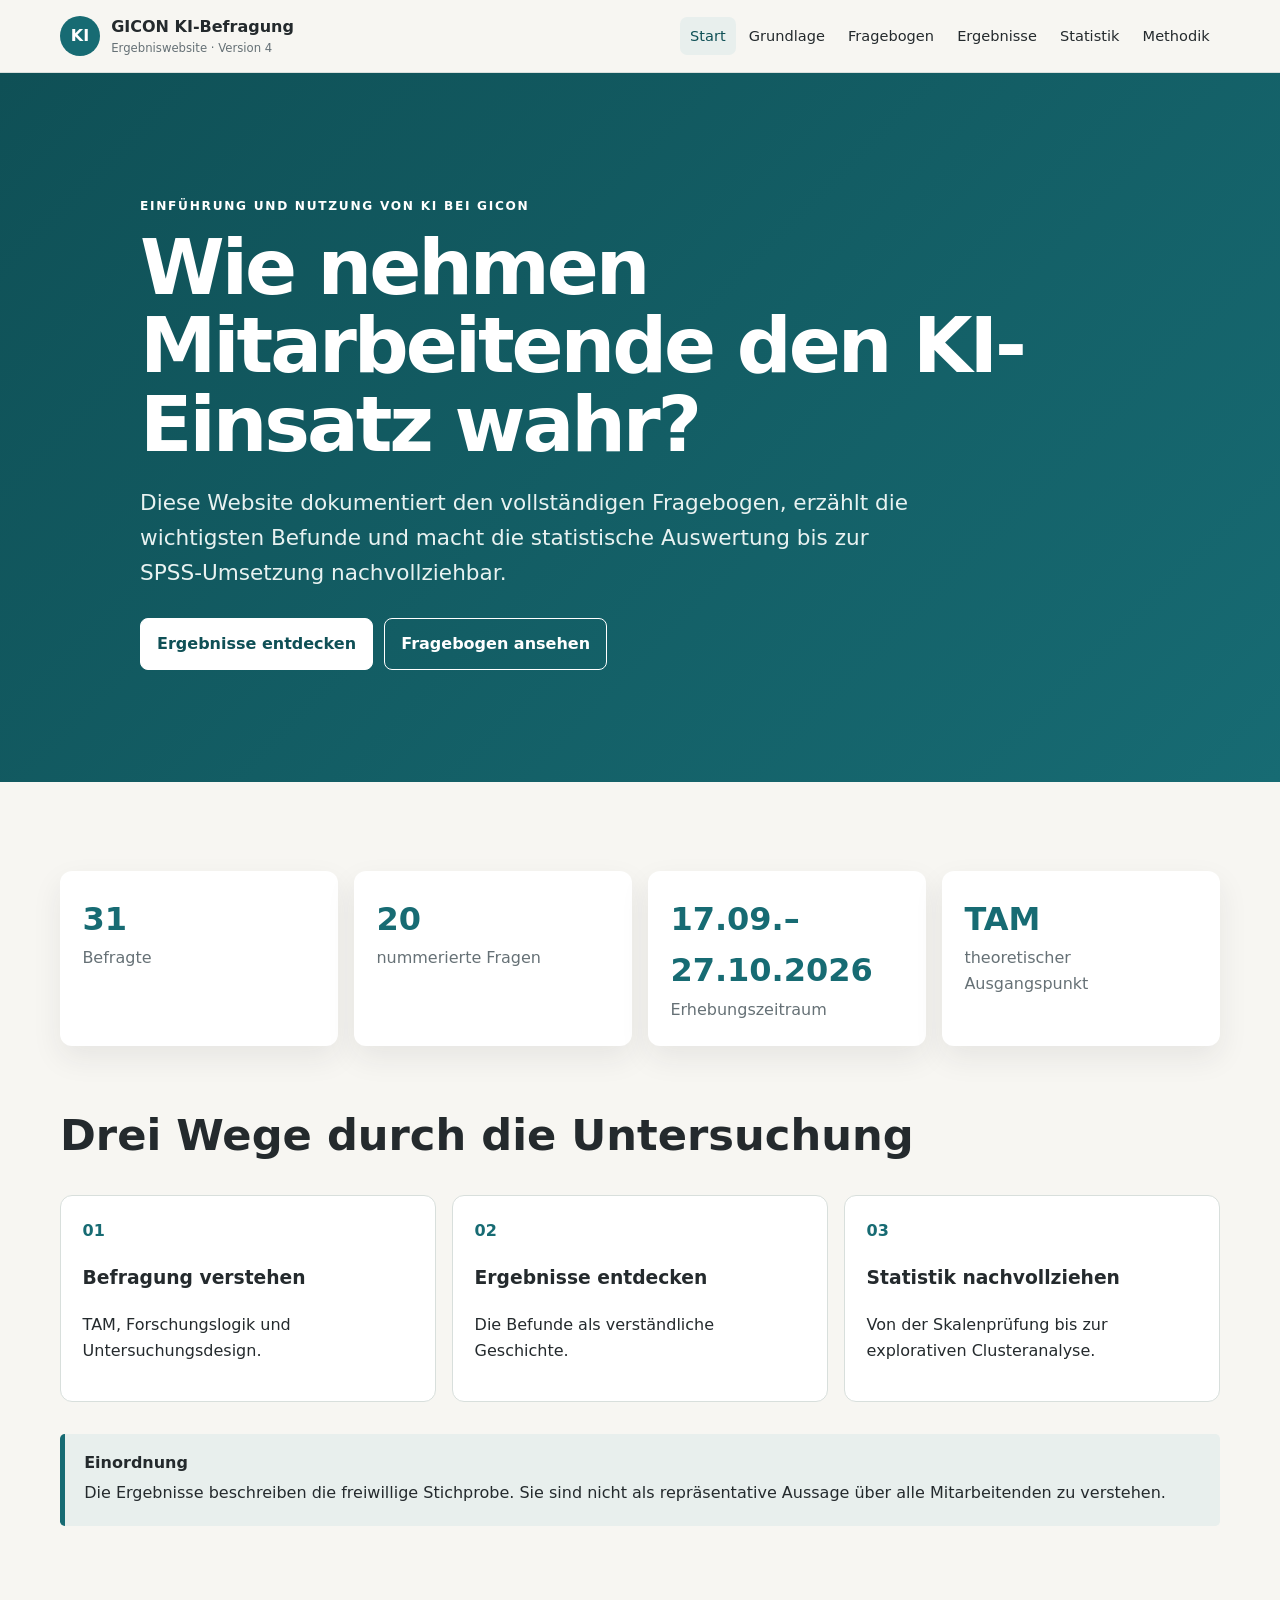
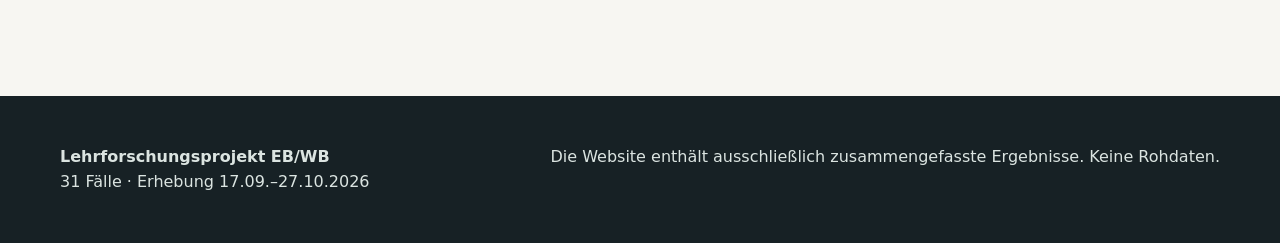
<file: index.html>
<!doctype html><html lang="de"><head><meta charset="utf-8"><meta name="viewport" content="width=device-width,initial-scale=1"><meta name="robots" content="noindex,nofollow,noarchive,nosnippet,noimageindex"><meta name="googlebot" content="noindex,nofollow,noarchive,nosnippet,noimageindex"><meta name="bingbot" content="noindex,nofollow,noarchive,nosnippet,noimageindex"><meta name="referrer" content="no-referrer"><title>Start · GICON KI-Befragung</title><link rel="stylesheet" href="assets/css/style.css"></head><body><a class="skip" href="#main">Zum Inhalt</a><header><div class="top wrap"><a class="brand" href="index.html"><span class="mark">KI</span><span>GICON KI-Befragung<small>Ergebniswebsite · Version 4</small></span></a><button class="menu" type="button" aria-expanded="false" aria-controls="nav">Menü</button><nav id="nav"><a href="index.html" aria-current="page">Start</a><a href="grundlage.html">Grundlage</a><a href="fragebogen.html">Fragebogen</a><a href="ergebnisse.html">Ergebnisse</a><a href="statistik.html">Statistik</a><a href="methodik.html">Methodik</a></nav></div></header><main id="main"><section class="hero"><div class="wrap"><p class="kicker">Einführung und Nutzung von KI bei GICON</p><h1>Wie nehmen Mitarbeitende den KI-Einsatz wahr?</h1><p class="lede">Diese Website dokumentiert den vollständigen Fragebogen, erzählt die wichtigsten Befunde und macht die statistische Auswertung bis zur SPSS-Umsetzung nachvollziehbar.</p><div class="actions"><a class="btn primary" href="ergebnisse.html">Ergebnisse entdecken</a><a class="btn" href="fragebogen.html">Fragebogen ansehen</a></div></div></section><section class="section"><div class="wrap"><div class="facts"><div><strong>31</strong><span>Befragte</span></div><div><strong>20</strong><span>nummerierte Fragen</span></div><div><strong>17.09.–27.10.2026</strong><span>Erhebungszeitraum</span></div><div><strong>TAM</strong><span>theoretischer Ausgangspunkt</span></div></div><h2>Drei Wege durch die Untersuchung</h2><div class="cards three"><a class="card linkcard" href="grundlage.html"><span>01</span><h3>Befragung verstehen</h3><p>TAM, Forschungslogik und Untersuchungsdesign.</p></a><a class="card linkcard" href="ergebnisse.html"><span>02</span><h3>Ergebnisse entdecken</h3><p>Die Befunde als verständliche Geschichte.</p></a><a class="card linkcard" href="statistik.html"><span>03</span><h3>Statistik nachvollziehen</h3><p>Von der Skalenprüfung bis zur explorativen Clusteranalyse.</p></a></div><div class="notice"><strong>Einordnung</strong><p>Die Ergebnisse beschreiben die freiwillige Stichprobe. Sie sind nicht als repräsentative Aussage über alle Mitarbeitenden zu verstehen.</p></div></div></section></main><footer><div class="wrap foot"><p><strong>Lehrforschungsprojekt EB/WB</strong><br>31 Fälle · Erhebung 17.09.–27.10.2026</p><p>Die Website enthält ausschließlich zusammengefasste Ergebnisse. Keine Rohdaten.</p></div></footer><script src="assets/js/app.js" defer></script></body></html>
</file>
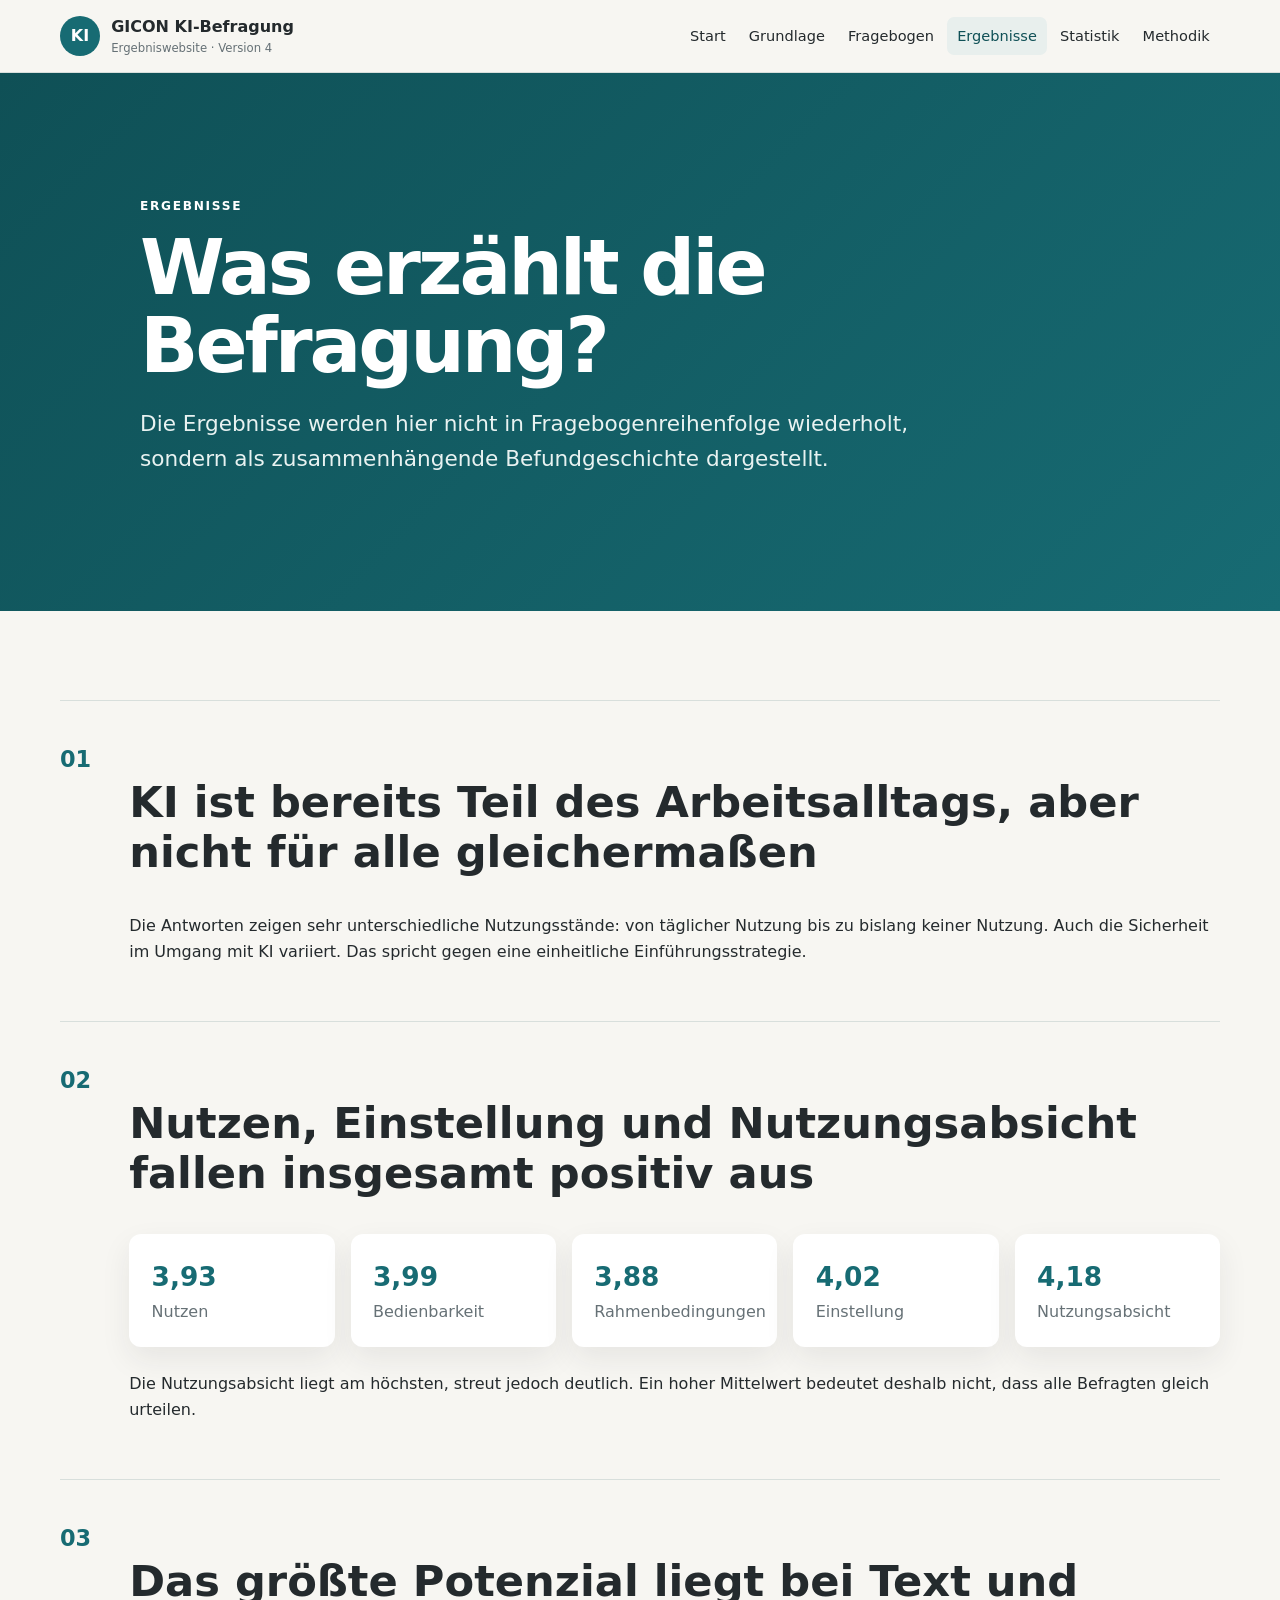
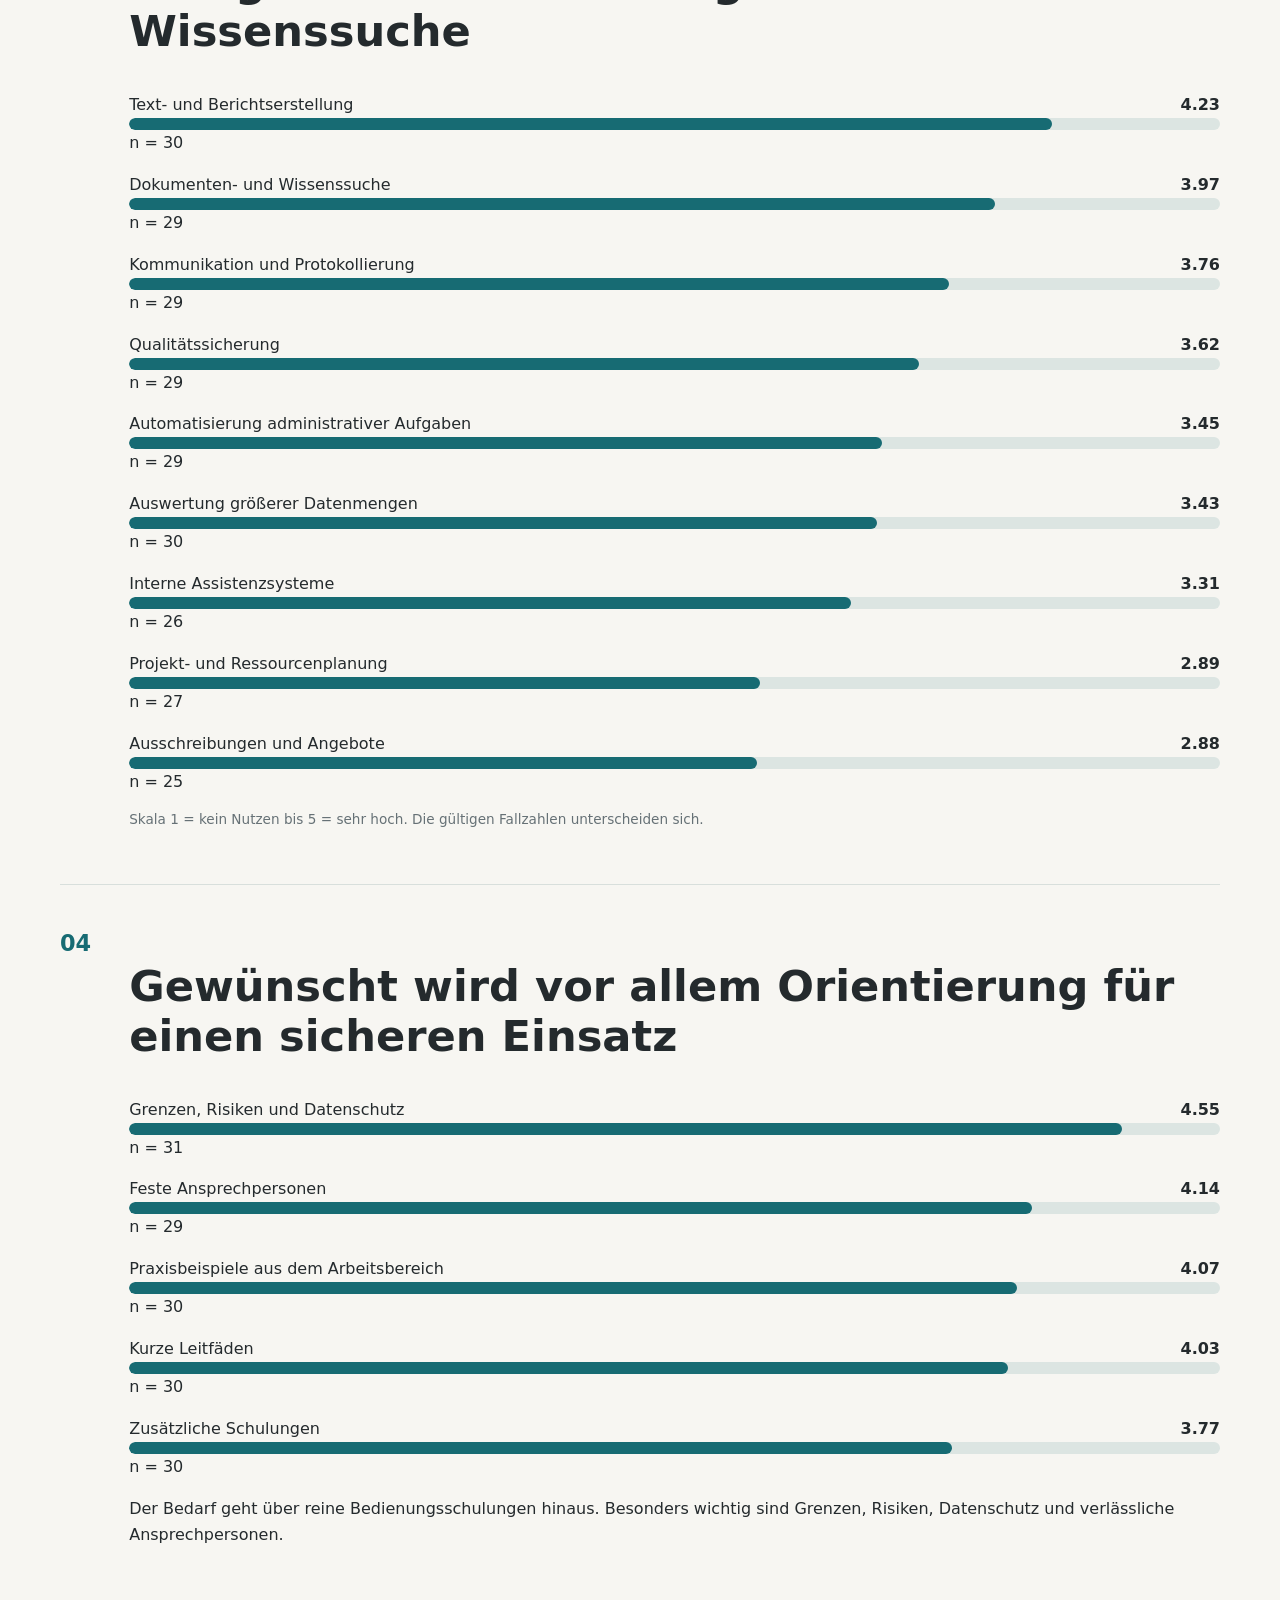
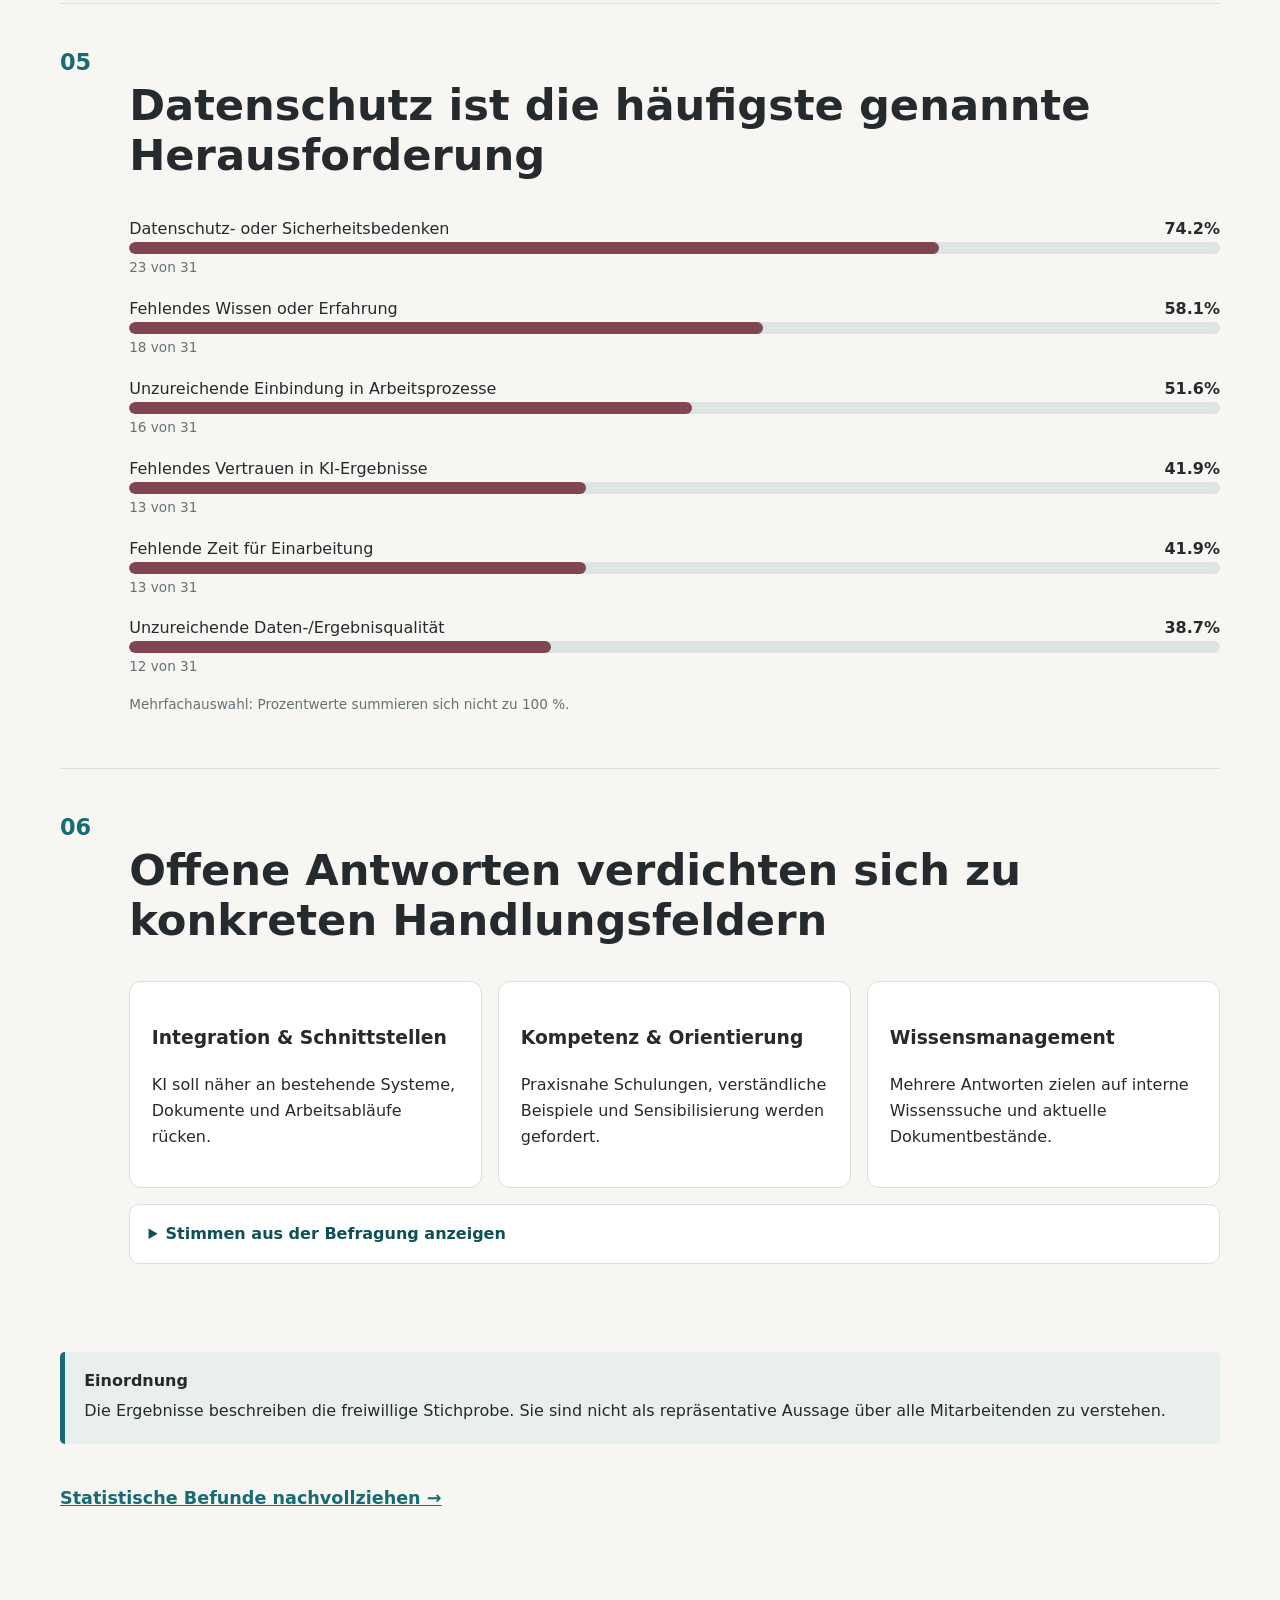
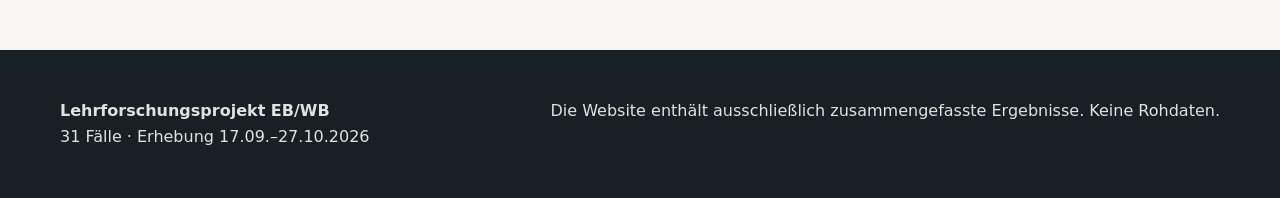
<file: ergebnisse.html>
<!doctype html><html lang="de"><head><meta charset="utf-8"><meta name="viewport" content="width=device-width,initial-scale=1"><meta name="robots" content="noindex,nofollow,noarchive,nosnippet,noimageindex"><meta name="googlebot" content="noindex,nofollow,noarchive,nosnippet,noimageindex"><meta name="bingbot" content="noindex,nofollow,noarchive,nosnippet,noimageindex"><meta name="referrer" content="no-referrer"><title>Ergebnisse · GICON KI-Befragung</title><link rel="stylesheet" href="assets/css/style.css"></head><body><a class="skip" href="#main">Zum Inhalt</a><header><div class="top wrap"><a class="brand" href="index.html"><span class="mark">KI</span><span>GICON KI-Befragung<small>Ergebniswebsite · Version 4</small></span></a><button class="menu" type="button" aria-expanded="false" aria-controls="nav">Menü</button><nav id="nav"><a href="index.html">Start</a><a href="grundlage.html">Grundlage</a><a href="fragebogen.html">Fragebogen</a><a href="ergebnisse.html" aria-current="page">Ergebnisse</a><a href="statistik.html">Statistik</a><a href="methodik.html">Methodik</a></nav></div></header><main id="main"><section class="hero"><div class="wrap"><p class="kicker">Ergebnisse</p><h1>Was erzählt die Befragung?</h1><p class="lede">Die Ergebnisse werden hier nicht in Fragebogenreihenfolge wiederholt, sondern als zusammenhängende Befundgeschichte dargestellt.</p></div></section><section class="section"><div class="wrap"><div class="chapter"><span>01</span><div><h2>KI ist bereits Teil des Arbeitsalltags, aber nicht für alle gleichermaßen</h2><p>Die Antworten zeigen sehr unterschiedliche Nutzungsstände: von täglicher Nutzung bis zu bislang keiner Nutzung. Auch die Sicherheit im Umgang mit KI variiert. Das spricht gegen eine einheitliche Einführungsstrategie.</p></div></div><div class="chapter"><span>02</span><div><h2>Nutzen, Einstellung und Nutzungsabsicht fallen insgesamt positiv aus</h2><div class="facts small"><div><strong>3,93</strong><span>Nutzen</span></div><div><strong>3,99</strong><span>Bedienbarkeit</span></div><div><strong>3,88</strong><span>Rahmenbedingungen</span></div><div><strong>4,02</strong><span>Einstellung</span></div><div><strong>4,18</strong><span>Nutzungsabsicht</span></div></div><p>Die Nutzungsabsicht liegt am höchsten, streut jedoch deutlich. Ein hoher Mittelwert bedeutet deshalb nicht, dass alle Befragten gleich urteilen.</p></div></div><div class="chapter"><span>03</span><div><h2>Das größte Potenzial liegt bei Text und Wissenssuche</h2><div class="bars"><div class="bar"><div class="bar-head"><span>Text- und Berichtserstellung</span><strong>4.23</strong></div><div class="track"><span style="width:84.6%"></span></div> n = 30</div><div class="bar"><div class="bar-head"><span>Dokumenten- und Wissenssuche</span><strong>3.97</strong></div><div class="track"><span style="width:79.4%"></span></div> n = 29</div><div class="bar"><div class="bar-head"><span>Kommunikation und Protokollierung</span><strong>3.76</strong></div><div class="track"><span style="width:75.2%"></span></div> n = 29</div><div class="bar"><div class="bar-head"><span>Qualitätssicherung</span><strong>3.62</strong></div><div class="track"><span style="width:72.4%"></span></div> n = 29</div><div class="bar"><div class="bar-head"><span>Automatisierung administrativer Aufgaben</span><strong>3.45</strong></div><div class="track"><span style="width:69.0%"></span></div> n = 29</div><div class="bar"><div class="bar-head"><span>Auswertung größerer Datenmengen</span><strong>3.43</strong></div><div class="track"><span style="width:68.6%"></span></div> n = 30</div><div class="bar"><div class="bar-head"><span>Interne Assistenzsysteme</span><strong>3.31</strong></div><div class="track"><span style="width:66.2%"></span></div> n = 26</div><div class="bar"><div class="bar-head"><span>Projekt- und Ressourcenplanung</span><strong>2.89</strong></div><div class="track"><span style="width:57.8%"></span></div> n = 27</div><div class="bar"><div class="bar-head"><span>Ausschreibungen und Angebote</span><strong>2.88</strong></div><div class="track"><span style="width:57.6%"></span></div> n = 25</div></div><p class="caption">Skala 1 = kein Nutzen bis 5 = sehr hoch. Die gültigen Fallzahlen unterscheiden sich.</p></div></div><div class="chapter"><span>04</span><div><h2>Gewünscht wird vor allem Orientierung für einen sicheren Einsatz</h2><div class="bars"><div class="bar"><div class="bar-head"><span>Grenzen, Risiken und Datenschutz</span><strong>4.55</strong></div><div class="track"><span style="width:91.0%"></span></div> n = 31</div><div class="bar"><div class="bar-head"><span>Feste Ansprechpersonen</span><strong>4.14</strong></div><div class="track"><span style="width:82.8%"></span></div> n = 29</div><div class="bar"><div class="bar-head"><span>Praxisbeispiele aus dem Arbeitsbereich</span><strong>4.07</strong></div><div class="track"><span style="width:81.4%"></span></div> n = 30</div><div class="bar"><div class="bar-head"><span>Kurze Leitfäden</span><strong>4.03</strong></div><div class="track"><span style="width:80.6%"></span></div> n = 30</div><div class="bar"><div class="bar-head"><span>Zusätzliche Schulungen</span><strong>3.77</strong></div><div class="track"><span style="width:75.4%"></span></div> n = 30</div></div><p>Der Bedarf geht über reine Bedienungsschulungen hinaus. Besonders wichtig sind Grenzen, Risiken, Datenschutz und verlässliche Ansprechpersonen.</p></div></div><div class="chapter"><span>05</span><div><h2>Datenschutz ist die häufigste genannte Herausforderung</h2><div class="bars percent"><div class="bar"><div class="bar-head"><span>Datenschutz- oder Sicherheitsbedenken</span><strong>74.2%</strong></div><div class="track"><span style="width:74.2%"></span></div><small>23 von 31</small></div><div class="bar"><div class="bar-head"><span>Fehlendes Wissen oder Erfahrung</span><strong>58.1%</strong></div><div class="track"><span style="width:58.1%"></span></div><small>18 von 31</small></div><div class="bar"><div class="bar-head"><span>Unzureichende Einbindung in Arbeitsprozesse</span><strong>51.6%</strong></div><div class="track"><span style="width:51.6%"></span></div><small>16 von 31</small></div><div class="bar"><div class="bar-head"><span>Fehlendes Vertrauen in KI-Ergebnisse</span><strong>41.9%</strong></div><div class="track"><span style="width:41.9%"></span></div><small>13 von 31</small></div><div class="bar"><div class="bar-head"><span>Fehlende Zeit für Einarbeitung</span><strong>41.9%</strong></div><div class="track"><span style="width:41.9%"></span></div><small>13 von 31</small></div><div class="bar"><div class="bar-head"><span>Unzureichende Daten-/Ergebnisqualität</span><strong>38.7%</strong></div><div class="track"><span style="width:38.7%"></span></div><small>12 von 31</small></div></div><p class="caption">Mehrfachauswahl: Prozentwerte summieren sich nicht zu 100 %.</p></div></div><div class="chapter"><span>06</span><div><h2>Offene Antworten verdichten sich zu konkreten Handlungsfeldern</h2><div class="cards three"><div class="card"><h3>Integration & Schnittstellen</h3><p>KI soll näher an bestehende Systeme, Dokumente und Arbeitsabläufe rücken.</p></div><div class="card"><h3>Kompetenz & Orientierung</h3><p>Praxisnahe Schulungen, verständliche Beispiele und Sensibilisierung werden gefordert.</p></div><div class="card"><h3>Wissensmanagement</h3><p>Mehrere Antworten zielen auf interne Wissenssuche und aktuelle Dokumentbestände.</p></div></div><details class="detail "><summary>Stimmen aus der Befragung anzeigen</summary><div class="detail-body"><blockquote>„Praxisnahe Schulungen“</blockquote><blockquote>„eindeutige Schulungen und Praxisbeispiele“</blockquote><blockquote>„internen Wissensspeicher aufbauen“</blockquote><p class="caption">Ausgewählte kurze Originalzitate. Spezifische technische und interne Details werden nicht veröffentlicht.</p></div></details></div></div><div class="notice"><strong>Einordnung</strong><p>Die Ergebnisse beschreiben die freiwillige Stichprobe. Sie sind nicht als repräsentative Aussage über alle Mitarbeitenden zu verstehen.</p></div><div class="next"><a href="statistik.html">Statistische Befunde nachvollziehen →</a></div></div></section></main><footer><div class="wrap foot"><p><strong>Lehrforschungsprojekt EB/WB</strong><br>31 Fälle · Erhebung 17.09.–27.10.2026</p><p>Die Website enthält ausschließlich zusammengefasste Ergebnisse. Keine Rohdaten.</p></div></footer><script src="assets/js/app.js" defer></script></body></html>
</file>
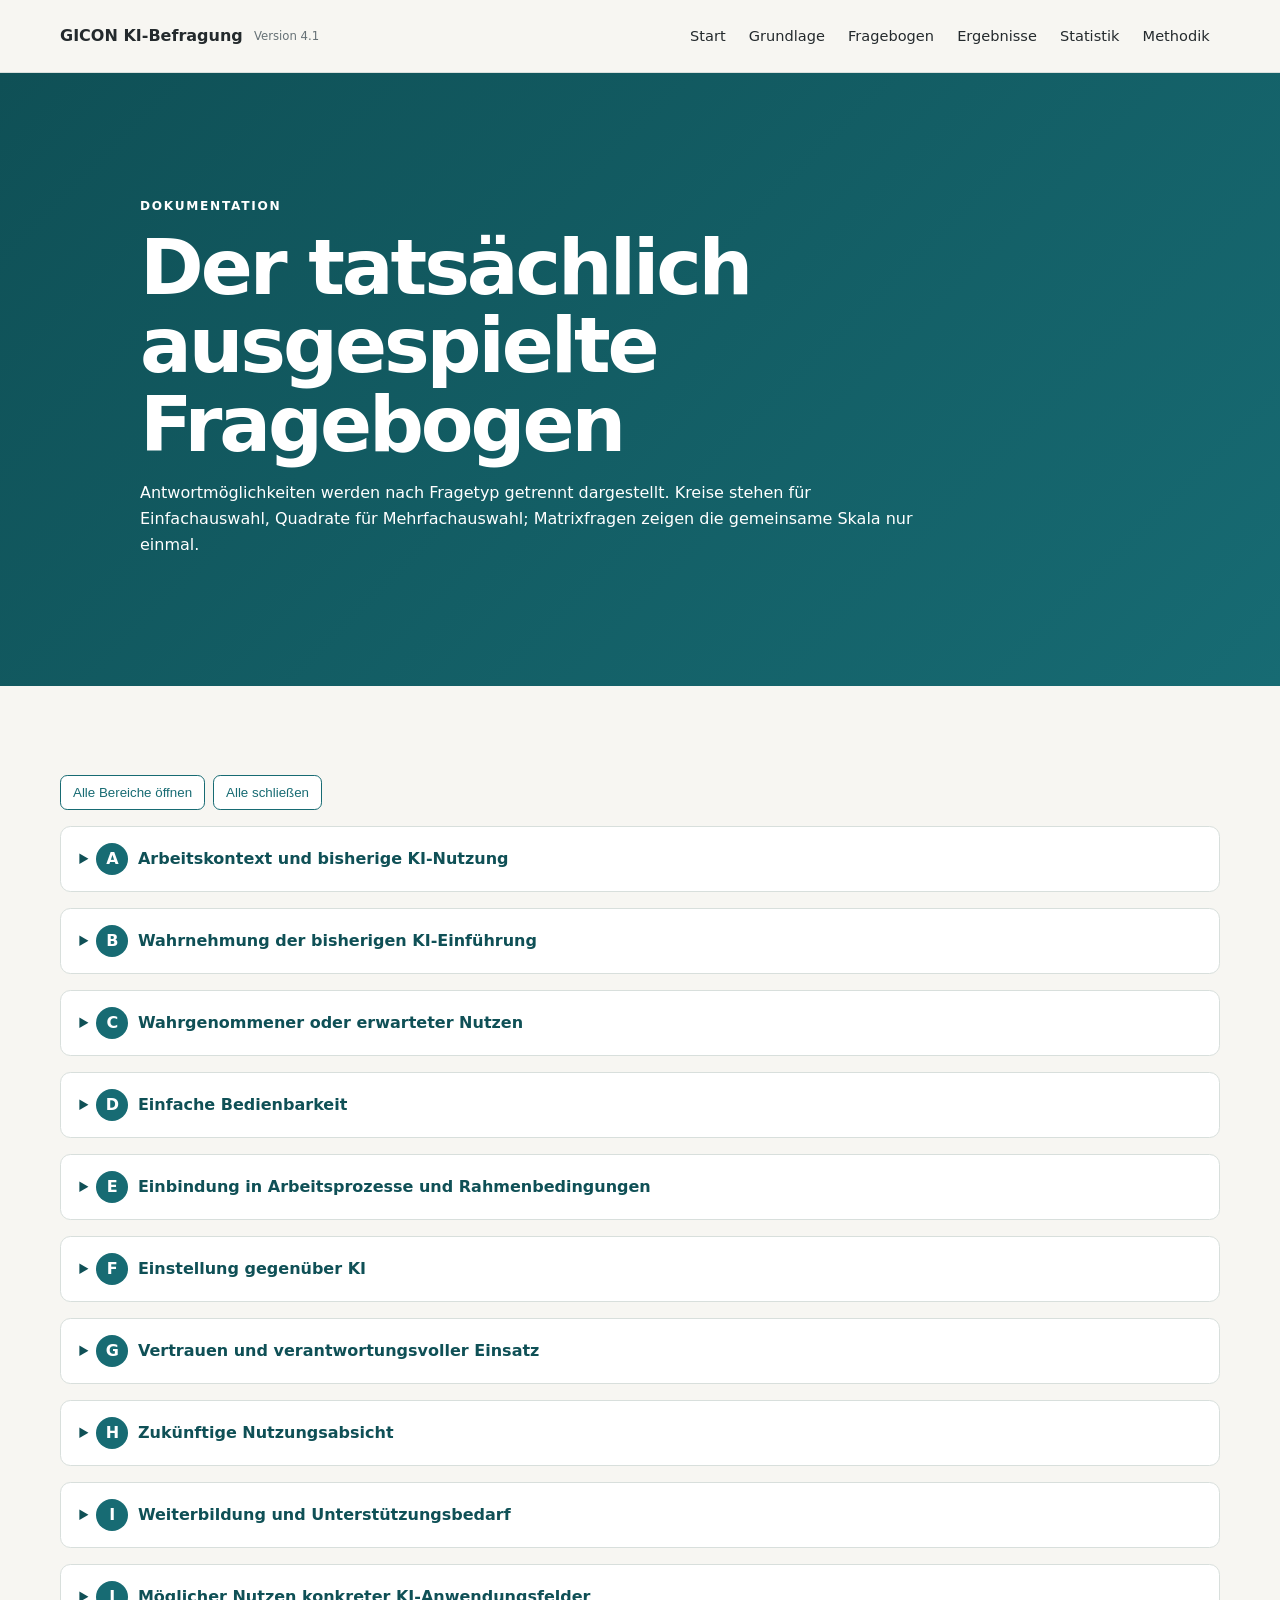
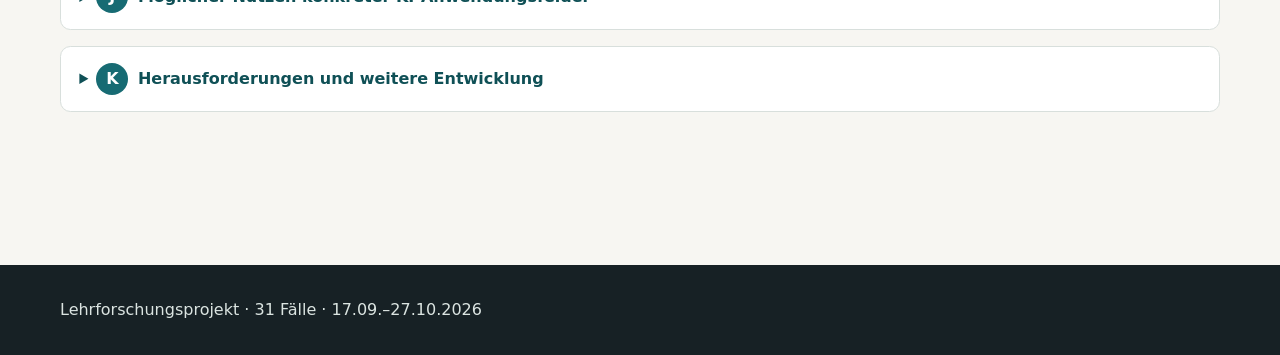
<file: fragebogen.html>
<!doctype html><html lang="de"><head><meta charset="utf-8"><meta name="viewport" content="width=device-width,initial-scale=1"><meta name="robots" content="noindex,nofollow,noarchive,nosnippet,noimageindex"><title>Fragebogen · GICON KI-Befragung</title><link rel="stylesheet" href="assets/css/style.css"></head><body><header><div class="wrap top"><a class="brand" href="index.html">GICON KI-Befragung <small>Version 4.1</small></a><button class="menu" type="button">Menü</button><nav><a href="index.html">Start</a><a href="grundlage.html">Grundlage</a><a href="fragebogen.html">Fragebogen</a><a href="ergebnisse.html">Ergebnisse</a><a href="statistik.html">Statistik</a><a href="methodik.html">Methodik</a></nav></div></header><main><section class="hero"><div class="wrap"><p class="kicker">Dokumentation</p><h1>Der tatsächlich ausgespielte Fragebogen</h1><p>Antwortmöglichkeiten werden nach Fragetyp getrennt dargestellt. Kreise stehen für Einfachauswahl, Quadrate für Mehrfachauswahl; Matrixfragen zeigen die gemeinsame Skala nur einmal.</p></div></section><section class="section"><div class="wrap"><div class="toolbar"><button data-open-all>Alle Bereiche öffnen</button><button data-close-all>Alle schließen</button></div><details class="block"><summary><span>A</span>Arbeitskontext und bisherige KI-Nutzung</summary><div class="blockbody"><article class="question"><div class="qnum">1</div><div class="qbody"><span class="badge">Einfachauswahl</span><h3>Welcher Altersgruppe gehören Sie an?</h3><div class="choice-list single"><div class="choice"><span class="symbol">○</span><span>unter 35 Jahre</span></div><div class="choice"><span class="symbol">○</span><span>35 bis 49 Jahre</span></div><div class="choice"><span class="symbol">○</span><span>50 Jahre oder älter</span></div><div class="choice"><span class="symbol">○</span><span>keine Angabe</span></div></div></div></article><article class="question"><div class="qnum">2</div><div class="qbody"><span class="badge">Einfachauswahl</span><h3>In welchem Bereich sind Sie überwiegend tätig?</h3><div class="choice-list single"><div class="choice"><span class="symbol">○</span><span>Planung / Projektbearbeitung</span></div><div class="choice"><span class="symbol">○</span><span>Umwelt / Gutachten / Fachplanung</span></div><div class="choice"><span class="symbol">○</span><span>Bau / Konstruktion / technische Planung</span></div><div class="choice"><span class="symbol">○</span><span>Vermessung / Geodaten / technische Datenerhebung</span></div><div class="choice"><span class="symbol">○</span><span>Verwaltung / Sekretariat / Assistenz</span></div><div class="choice"><span class="symbol">○</span><span>Personal / Recht / Öffentlichkeitsarbeit</span></div><div class="choice"><span class="symbol">○</span><span>IT / Digitalisierung / technische Systeme</span></div><div class="choice"><span class="symbol">○</span><span>Management / Geschäftsbereichsleitung</span></div><div class="choice"><span class="symbol">○</span><span>Sonstiger Bereich</span></div><div class="choice"><span class="symbol">○</span><span>keine Angabe</span></div></div></div></article><article class="question"><div class="qnum">3</div><div class="qbody"><span class="badge">Einfachauswahl</span><h3>Wie lange sind Sie bereits bei GICON bzw. einer Gesellschaft der GICON-Gruppe tätig?</h3><div class="choice-list single"><div class="choice"><span class="symbol">○</span><span>weniger als 3 Jahre</span></div><div class="choice"><span class="symbol">○</span><span>3 bis unter 10 Jahre</span></div><div class="choice"><span class="symbol">○</span><span>10 Jahre oder länger</span></div><div class="choice"><span class="symbol">○</span><span>keine Angabe</span></div></div></div></article><article class="question"><div class="qnum">4</div><div class="qbody"><span class="badge">Einfachauswahl</span><h3>Wie häufig nutzen Sie die derzeit von GICON bereitgestellten KI-Anwendungen beruflich?</h3><div class="choice-list single"><div class="choice"><span class="symbol">○</span><span>täglich</span></div><div class="choice"><span class="symbol">○</span><span>mehrmals pro Woche</span></div><div class="choice"><span class="symbol">○</span><span>etwa einmal pro Woche</span></div><div class="choice"><span class="symbol">○</span><span>seltener</span></div><div class="choice"><span class="symbol">○</span><span>einmal ausprobiert, derzeit aber keine Nutzung</span></div><div class="choice"><span class="symbol">○</span><span>bisher gar nicht</span></div><div class="choice"><span class="symbol">○</span><span>mir ist keine bereitgestellte Anwendung bekannt</span></div><div class="choice"><span class="symbol">○</span><span>keine Angabe</span></div></div></div></article><article class="question"><div class="qnum">5</div><div class="qbody"><span class="badge">Einfachauswahl</span><h3>Wie häufig nutzen Sie andere zugelassene KI-Funktionen oder KI-Anwendungen im beruflichen Kontext?</h3><p class="hint">Gemeint sind beispielsweise KI-Funktionen in bereits genutzter Software oder andere für berufliche Aufgaben zugelassene Anwendungen.</p><div class="choice-list single"><div class="choice"><span class="symbol">○</span><span>täglich</span></div><div class="choice"><span class="symbol">○</span><span>mehrmals pro Woche</span></div><div class="choice"><span class="symbol">○</span><span>etwa einmal pro Woche</span></div><div class="choice"><span class="symbol">○</span><span>seltener</span></div><div class="choice"><span class="symbol">○</span><span>einmal ausprobiert, derzeit aber keine Nutzung</span></div><div class="choice"><span class="symbol">○</span><span>bisher gar nicht</span></div><div class="choice"><span class="symbol">○</span><span>keine Angabe</span></div></div></div></article><article class="question"><div class="qnum">6</div><div class="qbody"><span class="badge">Mehrfachauswahl</span><h3>Welche KI-Anwendungsfelder haben Sie bereits beruflich genutzt oder konkret erprobt?</h3><p class="hint wine">Wenn „noch keines“ gewählt wurde, sollte keine weitere Antwort gewählt werden.</p><div class="choice-list multi"><div class="choice"><span class="symbol">□</span><span>Text- und Berichtserstellung</span></div><div class="choice"><span class="symbol">□</span><span>Dokumenten- und Wissenssuche</span></div><div class="choice"><span class="symbol">□</span><span>Auswertung größerer Datenmengen</span></div><div class="choice"><span class="symbol">□</span><span>Qualitätssicherung</span></div><div class="choice"><span class="symbol">□</span><span>Projekt- und Ressourcenplanung</span></div><div class="choice"><span class="symbol">□</span><span>Unterstützung bei Ausschreibungen und Angeboten</span></div><div class="choice"><span class="symbol">□</span><span>Interne Assistenzsysteme</span></div><div class="choice"><span class="symbol">□</span><span>Kommunikation und Protokollierung</span></div><div class="choice"><span class="symbol">□</span><span>Automatisierung administrativer Aufgaben</span></div><div class="choice"><span class="symbol">□</span><span>noch keines</span></div><div class="choice"><span class="symbol">□</span><span>Sonstiges</span></div></div></div></article><article class="question"><div class="qnum">7</div><div class="qbody"><span class="badge">Einfachauswahl</span><h3>Wie sicher fühlen Sie sich im Umgang mit KI-Anwendungen?</h3><div class="choice-list single"><div class="choice"><span class="symbol">○</span><span>sehr unsicher</span></div><div class="choice"><span class="symbol">○</span><span>eher unsicher</span></div><div class="choice"><span class="symbol">○</span><span>teils/teils</span></div><div class="choice"><span class="symbol">○</span><span>eher sicher</span></div><div class="choice"><span class="symbol">○</span><span>sehr sicher</span></div><div class="choice"><span class="symbol">○</span><span>keine Angabe</span></div></div></div></article></div></details><details class="block"><summary><span>B</span>Wahrnehmung der bisherigen KI-Einführung</summary><div class="blockbody"><article class="question"><div class="qnum">8</div><div class="qbody"><span class="badge">Likert-Skala</span><h3>Inwieweit stimmen Sie den folgenden Aussagen zu?</h3><div class="scale likert"><b>Antwortskala</b><div class="scale-grid"><div><strong>1</strong><span>Stimme überhaupt nicht zu</span></div><div><strong>2</strong><span>Stimme eher nicht zu</span></div><div><strong>3</strong><span>Teils/teils</span></div><div><strong>4</strong><span>Stimme eher zu</span></div><div><strong>5</strong><span>Stimme voll und ganz zu</span></div><div><strong>k. A.</strong><span>Keine Angabe / kann ich nicht beurteilen</span></div></div></div><ol class="item-list"><li>Die Ziele der bisherigen KI-Einführung wurden für mich verständlich kommuniziert.</li><li>Ich weiß, für welche Aufgaben die derzeit bereitgestellten KI-Anwendungen genutzt werden können.</li><li>Ich kenne die wichtigsten Regeln für den sicheren und zulässigen Einsatz von KI.</li><li>Ich weiß, an wen ich mich bei fachlichen, technischen oder rechtlichen Fragen wenden kann.</li><li>Insgesamt empfinde ich die bisherige Einführung von KI bei GICON als sinnvoll.</li></ol></div></article></div></details><details class="block"><summary><span>C</span>Wahrgenommener oder erwarteter Nutzen</summary><div class="blockbody"><article class="question"><div class="qnum">9</div><div class="qbody"><span class="badge">Likert-Skala</span><h3>Inwieweit stimmen Sie den folgenden Aussagen zu?</h3><div class="scale likert"><b>Antwortskala</b><div class="scale-grid"><div><strong>1</strong><span>Stimme überhaupt nicht zu</span></div><div><strong>2</strong><span>Stimme eher nicht zu</span></div><div><strong>3</strong><span>Teils/teils</span></div><div><strong>4</strong><span>Stimme eher zu</span></div><div><strong>5</strong><span>Stimme voll und ganz zu</span></div><div><strong>k. A.</strong><span>Keine Angabe / kann ich nicht beurteilen</span></div></div></div><ol class="item-list"><li>Der Einsatz von KI kann meine Arbeit effizienter machen.</li><li>Der Einsatz von KI kann die Qualität meiner Arbeit verbessern.</li><li>Der Einsatz von KI kann mir helfen, Informationen schneller zu finden oder auszuwerten.</li><li>Der Einsatz von KI kann mich bei wiederkehrenden Aufgaben entlasten.</li><li>Der Einsatz von KI kann vorhandenes Wissen im Unternehmen besser nutzbar machen.</li><li>Insgesamt erkenne ich einen möglichen Nutzen von KI für meinen Arbeitsbereich.</li></ol></div></article></div></details><details class="block"><summary><span>D</span>Einfache Bedienbarkeit</summary><div class="blockbody"><article class="question"><div class="qnum">10</div><div class="qbody"><span class="badge">Likert-Skala</span><h3>Inwieweit stimmen Sie den folgenden Aussagen zu?</h3><div class="scale likert"><b>Antwortskala</b><div class="scale-grid"><div><strong>1</strong><span>Stimme überhaupt nicht zu</span></div><div><strong>2</strong><span>Stimme eher nicht zu</span></div><div><strong>3</strong><span>Teils/teils</span></div><div><strong>4</strong><span>Stimme eher zu</span></div><div><strong>5</strong><span>Stimme voll und ganz zu</span></div><div><strong>k. A.</strong><span>Keine Angabe / kann ich nicht beurteilen</span></div></div></div><ol class="item-list"><li>Ich traue mir zu, KI-Anwendungen im Arbeitsalltag sinnvoll zu nutzen.</li><li>Ich kann den Umgang mit einer KI-Anwendung grundsätzlich schnell erlernen.</li><li>Ich kann einschätzen, für welche Aufgaben KI geeignet und für welche Aufgaben sie weniger geeignet ist.</li></ol></div></article></div></details><details class="block"><summary><span>E</span>Einbindung in Arbeitsprozesse und Rahmenbedingungen</summary><div class="blockbody"><article class="question"><div class="qnum">11</div><div class="qbody"><span class="badge">Likert-Skala</span><h3>Inwieweit stimmen Sie den folgenden Aussagen zu?</h3><div class="scale likert"><b>Antwortskala</b><div class="scale-grid"><div><strong>1</strong><span>Stimme überhaupt nicht zu</span></div><div><strong>2</strong><span>Stimme eher nicht zu</span></div><div><strong>3</strong><span>Teils/teils</span></div><div><strong>4</strong><span>Stimme eher zu</span></div><div><strong>5</strong><span>Stimme voll und ganz zu</span></div><div><strong>k. A.</strong><span>Keine Angabe / kann ich nicht beurteilen</span></div></div></div><ol class="item-list"><li>KI-Anwendungen lassen sich ohne großen zusätzlichen Aufwand in meine Arbeitsabläufe einbinden.</li><li>Die technischen Voraussetzungen für die Nutzung von KI sind in meinem Arbeitsbereich ausreichend.</li><li>Die organisatorischen Regelungen für die Nutzung von KI sind in meinem Arbeitsbereich ausreichend.</li><li>Für eine sinnvolle Nutzung von KI stehen mir ausreichende Informationen und Hilfestellungen zur Verfügung.</li></ol></div></article></div></details><details class="block"><summary><span>F</span>Einstellung gegenüber KI</summary><div class="blockbody"><article class="question"><div class="qnum">12</div><div class="qbody"><span class="badge">Likert-Skala</span><h3>Inwieweit stimmen Sie den folgenden Aussagen zu?</h3><div class="scale likert"><b>Antwortskala</b><div class="scale-grid"><div><strong>1</strong><span>Stimme überhaupt nicht zu</span></div><div><strong>2</strong><span>Stimme eher nicht zu</span></div><div><strong>3</strong><span>Teils/teils</span></div><div><strong>4</strong><span>Stimme eher zu</span></div><div><strong>5</strong><span>Stimme voll und ganz zu</span></div><div><strong>k. A.</strong><span>Keine Angabe / kann ich nicht beurteilen</span></div></div></div><ol class="item-list"><li>Ich stehe dem Einsatz von KI bei GICON grundsätzlich offen gegenüber.</li><li>Ich sehe KI eher als Unterstützung denn als Bedrohung.</li><li>Ich halte eine verantwortungsvoll geregelte Nutzung von KI bei GICON grundsätzlich für sinnvoll.</li><li>Insgesamt habe ich eine positive Einstellung gegenüber dem Einsatz von KI bei GICON.</li></ol></div></article></div></details><details class="block"><summary><span>G</span>Vertrauen und verantwortungsvoller Einsatz</summary><div class="blockbody"><article class="question"><div class="qnum">13</div><div class="qbody"><span class="badge">Likert-Skala</span><h3>Inwieweit stimmen Sie den folgenden Aussagen zu?</h3><div class="scale likert"><b>Antwortskala</b><div class="scale-grid"><div><strong>1</strong><span>Stimme überhaupt nicht zu</span></div><div><strong>2</strong><span>Stimme eher nicht zu</span></div><div><strong>3</strong><span>Teils/teils</span></div><div><strong>4</strong><span>Stimme eher zu</span></div><div><strong>5</strong><span>Stimme voll und ganz zu</span></div><div><strong>k. A.</strong><span>Keine Angabe / kann ich nicht beurteilen</span></div></div></div><ol class="item-list"><li>Ich vertraue KI-Ergebnissen eher, wenn ich sie fachlich überprüfen kann.</li><li>Ich vertraue KI-Anwendungen eher, wenn ihre Ergebnisse nachvollziehbar sind.</li><li>Ich vertraue KI-Anwendungen eher, wenn klare Qualitätsstandards gelten.</li><li>Ich würde sensible Unternehmensdaten nur eingeben, wenn deren Schutz eindeutig geregelt ist.</li><li>Für mich muss klar sein, welche Aufgaben und Entscheidungen weiterhin bei Menschen liegen.</li></ol></div></article></div></details><details class="block"><summary><span>H</span>Zukünftige Nutzungsabsicht</summary><div class="blockbody"><article class="question"><div class="qnum">14</div><div class="qbody"><span class="badge">Likert-Skala</span><h3>Inwieweit stimmen Sie den folgenden Aussagen zu?</h3><div class="scale likert"><b>Antwortskala</b><div class="scale-grid"><div><strong>1</strong><span>Stimme überhaupt nicht zu</span></div><div><strong>2</strong><span>Stimme eher nicht zu</span></div><div><strong>3</strong><span>Teils/teils</span></div><div><strong>4</strong><span>Stimme eher zu</span></div><div><strong>5</strong><span>Stimme voll und ganz zu</span></div><div><strong>k. A.</strong><span>Keine Angabe / kann ich nicht beurteilen</span></div></div></div><ol class="item-list"><li>Ich beabsichtige, KI-Anwendungen künftig in meinem Arbeitsalltag zu nutzen oder weiter zu nutzen.</li><li>Ich würde weitere KI-Anwendungen ausprobieren, wenn ihr Nutzen für meine Arbeit erkennbar ist.</li><li>Ich kann mir vorstellen, KI langfristig als festen Bestandteil meiner Arbeit zu nutzen.</li><li>Ich bin bereit, Zeit in den Aufbau meiner KI-Kompetenzen zu investieren.</li></ol></div></article></div></details><details class="block"><summary><span>I</span>Weiterbildung und Unterstützungsbedarf</summary><div class="blockbody"><article class="question"><div class="qnum">15</div><div class="qbody"><span class="badge">Likert-Skala</span><h3>Inwieweit stimmen Sie den folgenden Aussagen zu?</h3><p class="hint">Dieser Block bildet ein Bedarfsprofil und wird nicht als einheitliche Skala interpretiert.</p><div class="scale likert"><b>Antwortskala</b><div class="scale-grid"><div><strong>1</strong><span>Stimme überhaupt nicht zu</span></div><div><strong>2</strong><span>Stimme eher nicht zu</span></div><div><strong>3</strong><span>Teils/teils</span></div><div><strong>4</strong><span>Stimme eher zu</span></div><div><strong>5</strong><span>Stimme voll und ganz zu</span></div><div><strong>k. A.</strong><span>Keine Angabe / kann ich nicht beurteilen</span></div></div></div><ol class="item-list"><li>Ich benötige zusätzliche Schulungen, um KI sinnvoll einsetzen zu können.</li><li>Praxisnahe Beispiele aus meinem eigenen Arbeitsbereich wären für mich hilfreich.</li><li>Kurze Leitfäden zu zulässigen und unzulässigen Anwendungsfällen wären für mich hilfreich.</li><li>Ich wünsche mir feste Ansprechpersonen für Fragen zum KI-Einsatz.</li><li>Schulungen sollten neben technischen Funktionen auch Grenzen, Risiken und Datenschutz behandeln.</li></ol></div></article></div></details><details class="block"><summary><span>J</span>Möglicher Nutzen konkreter KI-Anwendungsfelder</summary><div class="blockbody"><article class="question"><div class="qnum">16</div><div class="qbody"><span class="badge">Bewertungsskala</span><h3>Wie bewerten Sie den möglichen Nutzen der folgenden KI-Anwendungsfelder für Ihren Arbeitsbereich?</h3><div class="scale benefit"><b>Antwortskala</b><div class="scale-grid"><div><strong>1</strong><span>Kein Nutzen</span></div><div><strong>2</strong><span>Eher gering</span></div><div><strong>3</strong><span>Mittel</span></div><div><strong>4</strong><span>Eher hoch</span></div><div><strong>5</strong><span>Sehr hoch</span></div><div><strong>k. A.</strong><span>Kann ich nicht beurteilen</span></div></div></div><ol class="item-list"><li>Text- und Berichtserstellung, z. B. Formulierungshilfen, Zusammenfassungen oder Protokolle</li><li>Dokumenten- und Wissenssuche, z. B. Projektwissen, Richtlinien oder Vorlagen</li><li>Auswertung größerer Datenmengen, z. B. Mess-, Projekt-, Umwelt- oder Planungsdaten</li><li>Qualitätssicherung, z. B. Plausibilitätsprüfungen, Fehlerhinweise oder Dokumentenabgleich</li><li>Projekt- und Ressourcenplanung, z. B. Termine, Kapazitäten oder Prognosen</li><li>Unterstützung bei Ausschreibungen und Angeboten</li><li>Interne Assistenzsysteme, z. B. Informationen zu Prozessen, Richtlinien oder Zuständigkeiten</li><li>Kommunikation und Protokollierung, z. B. E-Mails, Übersetzungen oder Gesprächszusammenfassungen</li><li>Automatisierung administrativer Aufgaben, z. B. Ablage, Datenerfassung oder Dokumentenmanagement</li></ol></div></article><article class="question"><div class="qnum">17</div><div class="qbody"><span class="badge">Einfachauswahl</span><h3>Welches KI-Anwendungsfeld bietet aus Ihrer Sicht den größten möglichen Nutzen für Ihren Arbeitsbereich?</h3><div class="choice-list single"><div class="choice"><span class="symbol">○</span><span>Text- und Berichtserstellung</span></div><div class="choice"><span class="symbol">○</span><span>Dokumenten- und Wissenssuche</span></div><div class="choice"><span class="symbol">○</span><span>Auswertung größerer Datenmengen</span></div><div class="choice"><span class="symbol">○</span><span>Qualitätssicherung</span></div><div class="choice"><span class="symbol">○</span><span>Projekt- und Ressourcenplanung</span></div><div class="choice"><span class="symbol">○</span><span>Unterstützung bei Ausschreibungen und Angeboten</span></div><div class="choice"><span class="symbol">○</span><span>Interne Assistenzsysteme</span></div><div class="choice"><span class="symbol">○</span><span>Kommunikation und Protokollierung</span></div><div class="choice"><span class="symbol">○</span><span>Automatisierung administrativer Aufgaben</span></div><div class="choice"><span class="symbol">○</span><span>Keines der genannten</span></div><div class="choice"><span class="symbol">○</span><span>Sonstiges</span></div><div class="choice"><span class="symbol">○</span><span>keine Angabe / kann ich nicht beurteilen</span></div></div></div></article></div></details><details class="block"><summary><span>K</span>Herausforderungen und weitere Entwicklung</summary><div class="blockbody"><article class="question"><div class="qnum">18</div><div class="qbody"><span class="badge">Mehrfachauswahl</span><h3>Welche Herausforderungen sollten bei der weiteren Nutzung von KI besonders berücksichtigt werden?</h3><p class="hint wine">Wenn „keine größeren Herausforderungen erwartet“ gewählt wurde, sollte keine weitere Antwort gewählt werden.</p><div class="choice-list multi"><div class="choice"><span class="symbol">□</span><span>fehlendes Wissen oder fehlende Erfahrung</span></div><div class="choice"><span class="symbol">□</span><span>fehlendes Vertrauen in KI-Ergebnisse</span></div><div class="choice"><span class="symbol">□</span><span>unklare Regeln oder Verantwortlichkeiten</span></div><div class="choice"><span class="symbol">□</span><span>Datenschutz- oder Sicherheitsbedenken</span></div><div class="choice"><span class="symbol">□</span><span>zusätzlicher Arbeitsaufwand</span></div><div class="choice"><span class="symbol">□</span><span>unzureichende Daten- oder Ergebnisqualität</span></div><div class="choice"><span class="symbol">□</span><span>fehlende technische Voraussetzungen</span></div><div class="choice"><span class="symbol">□</span><span>unzureichende Einbindung in bestehende Arbeitsprozesse</span></div><div class="choice"><span class="symbol">□</span><span>Sorge vor Kontrolle oder Veränderung von Aufgaben</span></div><div class="choice"><span class="symbol">□</span><span>fehlende Zeit für Einarbeitung und Weiterbildung</span></div><div class="choice"><span class="symbol">□</span><span>keine größeren Herausforderungen erwartet</span></div><div class="choice"><span class="symbol">□</span><span>kann ich nicht beurteilen</span></div><div class="choice"><span class="symbol">□</span><span>Sonstiges</span></div></div></div></article><article class="question"><div class="qnum">19</div><div class="qbody"><span class="badge">Offene Antwort</span><h3>Was sollte GICON aus Ihrer Sicht tun, damit KI-Anwendungen im Arbeitsalltag sinnvoller oder leichter genutzt werden können?</h3><div class="open-answer">Freitext · möglichst ein bis drei Sätze</div></div></article><article class="question"><div class="qnum">20</div><div class="qbody"><span class="badge">Offene Antwort</span><h3>Gibt es ein KI-Anwendungsfeld, das für Ihren Arbeitsbereich besonders wichtig ist und bisher noch fehlt?</h3><div class="open-answer">Freitext · möglichst ein bis drei Sätze</div></div></article></div></details></div></section></main><footer><div class="wrap">Lehrforschungsprojekt · 31 Fälle · 17.09.–27.10.2026</div></footer><script src="assets/js/app.js" defer></script></body></html>
</file>
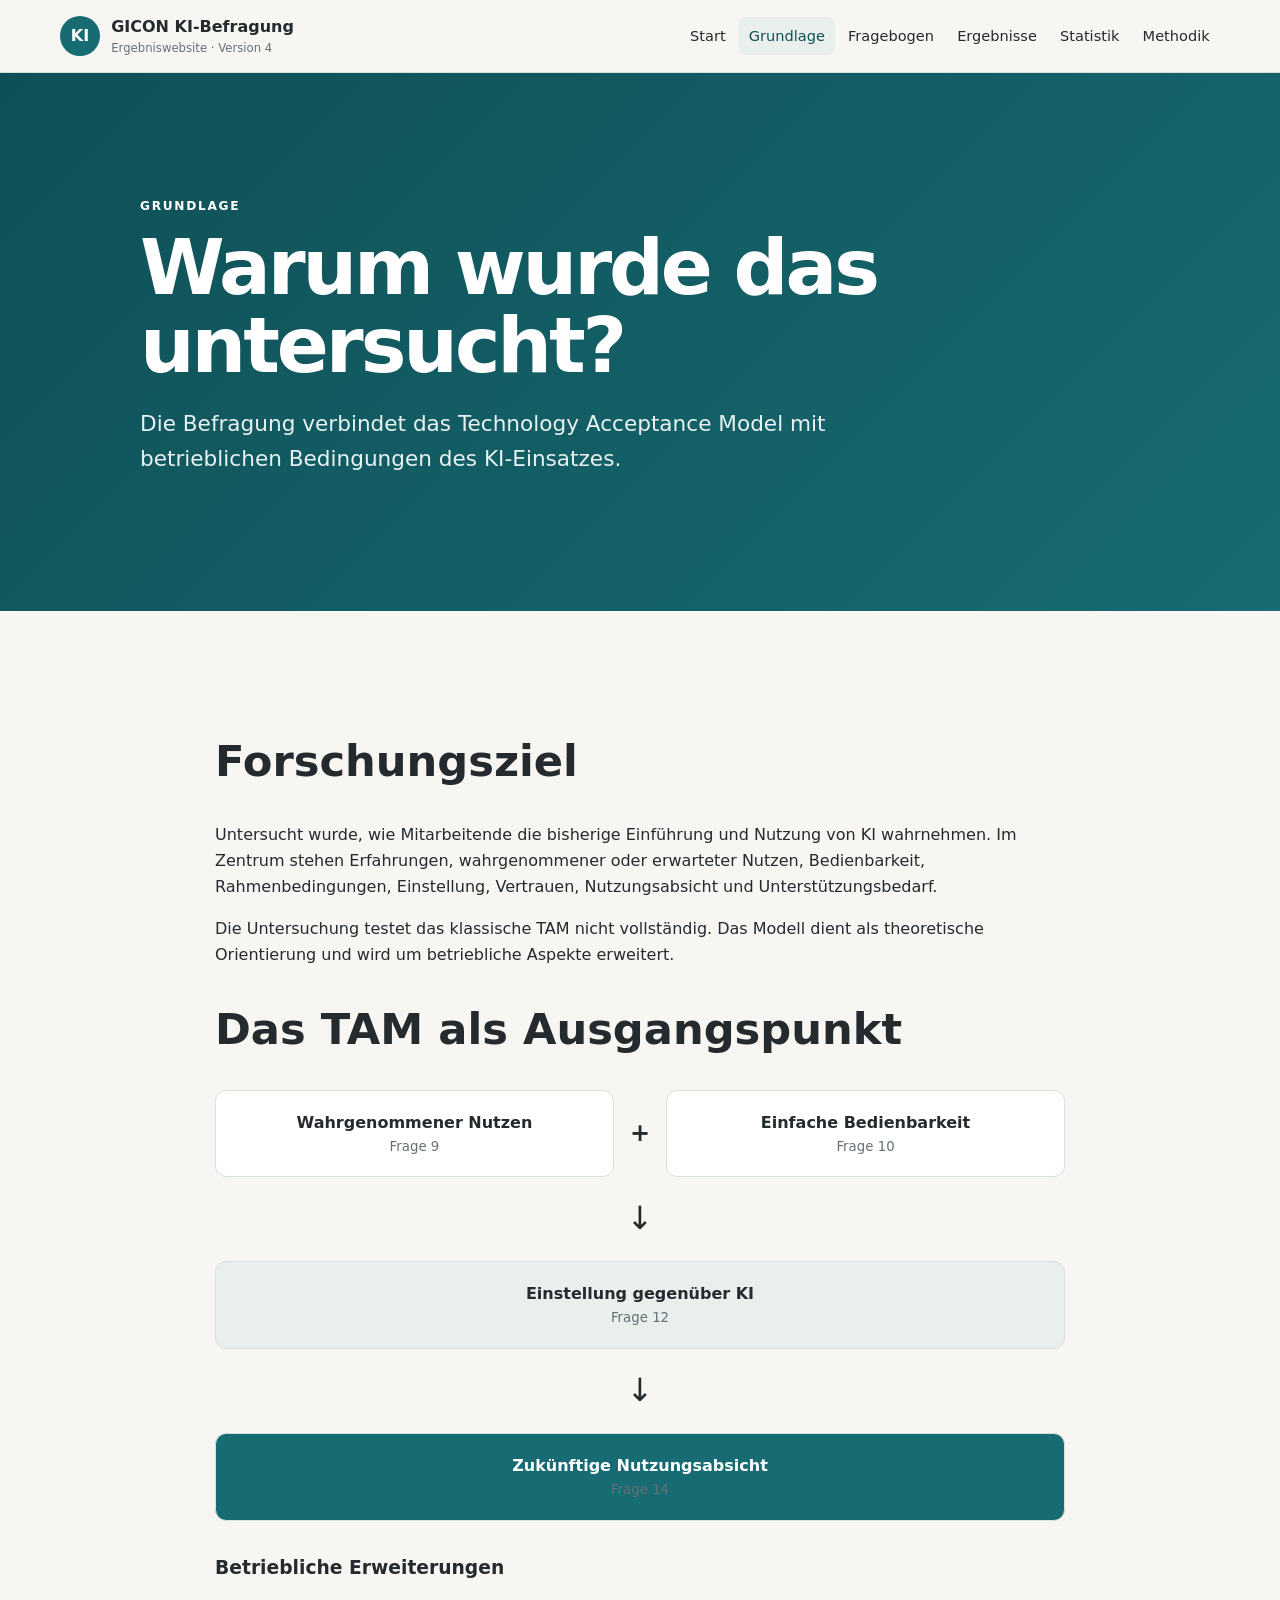
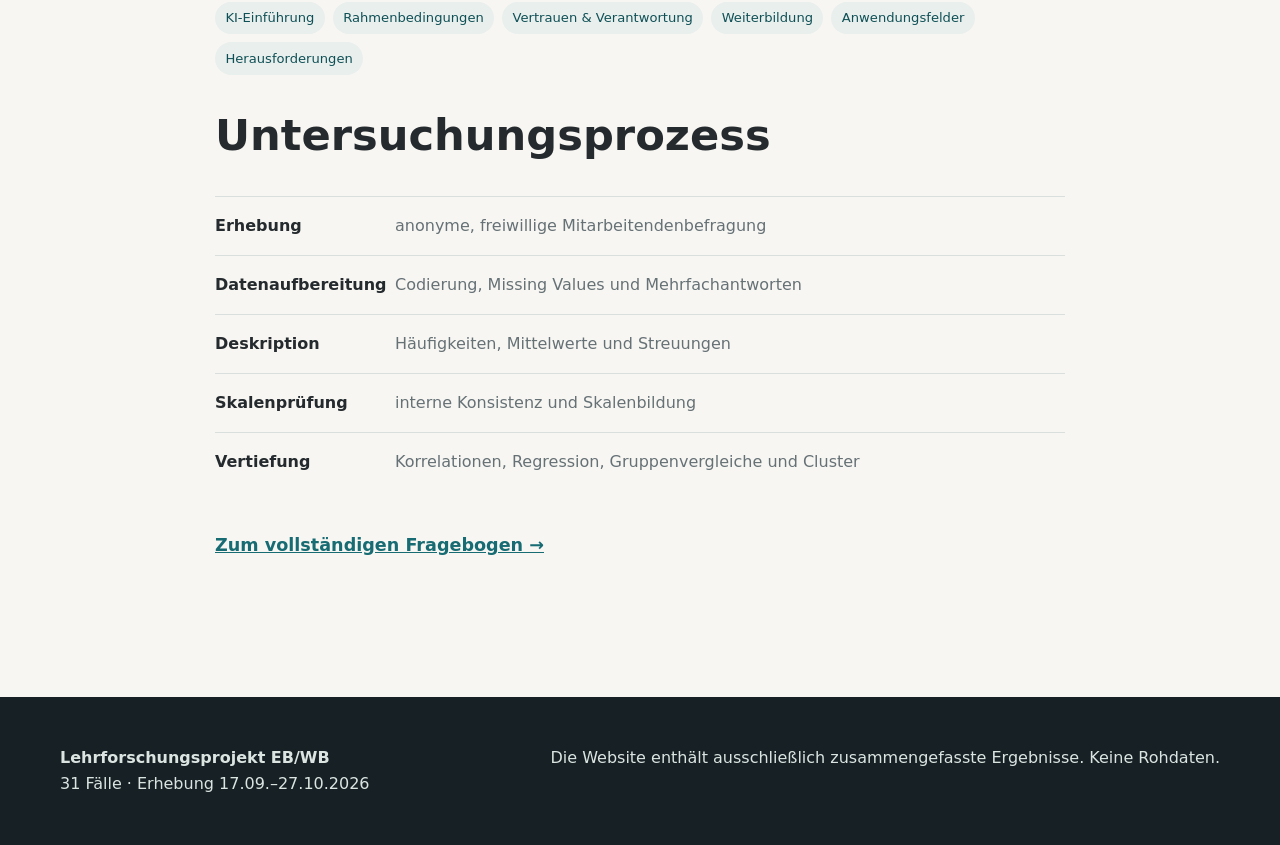
<file: grundlage.html>
<!doctype html><html lang="de"><head><meta charset="utf-8"><meta name="viewport" content="width=device-width,initial-scale=1"><meta name="robots" content="noindex,nofollow,noarchive,nosnippet,noimageindex"><meta name="googlebot" content="noindex,nofollow,noarchive,nosnippet,noimageindex"><meta name="bingbot" content="noindex,nofollow,noarchive,nosnippet,noimageindex"><meta name="referrer" content="no-referrer"><title>Grundlage · GICON KI-Befragung</title><link rel="stylesheet" href="assets/css/style.css"></head><body><a class="skip" href="#main">Zum Inhalt</a><header><div class="top wrap"><a class="brand" href="index.html"><span class="mark">KI</span><span>GICON KI-Befragung<small>Ergebniswebsite · Version 4</small></span></a><button class="menu" type="button" aria-expanded="false" aria-controls="nav">Menü</button><nav id="nav"><a href="index.html">Start</a><a href="grundlage.html" aria-current="page">Grundlage</a><a href="fragebogen.html">Fragebogen</a><a href="ergebnisse.html">Ergebnisse</a><a href="statistik.html">Statistik</a><a href="methodik.html">Methodik</a></nav></div></header><main id="main"><section class="hero"><div class="wrap"><p class="kicker">Grundlage</p><h1>Warum wurde das untersucht?</h1><p class="lede">Die Befragung verbindet das Technology Acceptance Model mit betrieblichen Bedingungen des KI-Einsatzes.</p></div></section><section class="section"><div class="wrap narrow"><h2>Forschungsziel</h2><p>Untersucht wurde, wie Mitarbeitende die bisherige Einführung und Nutzung von KI wahrnehmen. Im Zentrum stehen Erfahrungen, wahrgenommener oder erwarteter Nutzen, Bedienbarkeit, Rahmenbedingungen, Einstellung, Vertrauen, Nutzungsabsicht und Unterstützungsbedarf.</p><p>Die Untersuchung testet das klassische TAM nicht vollständig. Das Modell dient als theoretische Orientierung und wird um betriebliche Aspekte erweitert.</p><h2>Das TAM als Ausgangspunkt</h2><div class="tam"><div class="node"><b>Wahrgenommener Nutzen</b><small>Frage 9</small></div><div class="plus">+</div><div class="node"><b>Einfache Bedienbarkeit</b><small>Frage 10</small></div><div class="arrow">↓</div><div class="node accent"><b>Einstellung gegenüber KI</b><small>Frage 12</small></div><div class="arrow">↓</div><div class="node strong"><b>Zukünftige Nutzungsabsicht</b><small>Frage 14</small></div></div><h3>Betriebliche Erweiterungen</h3><div class="pills"><span>KI-Einführung</span><span>Rahmenbedingungen</span><span>Vertrauen & Verantwortung</span><span>Weiterbildung</span><span>Anwendungsfelder</span><span>Herausforderungen</span></div><h2>Untersuchungsprozess</h2><ol class="process"><li><b>Erhebung</b><span>anonyme, freiwillige Mitarbeitendenbefragung</span></li><li><b>Datenaufbereitung</b><span>Codierung, Missing Values und Mehrfachantworten</span></li><li><b>Deskription</b><span>Häufigkeiten, Mittelwerte und Streuungen</span></li><li><b>Skalenprüfung</b><span>interne Konsistenz und Skalenbildung</span></li><li><b>Vertiefung</b><span>Korrelationen, Regression, Gruppenvergleiche und Cluster</span></li></ol><div class="next"><a href="fragebogen.html">Zum vollständigen Fragebogen →</a></div></div></section></main><footer><div class="wrap foot"><p><strong>Lehrforschungsprojekt EB/WB</strong><br>31 Fälle · Erhebung 17.09.–27.10.2026</p><p>Die Website enthält ausschließlich zusammengefasste Ergebnisse. Keine Rohdaten.</p></div></footer><script src="assets/js/app.js" defer></script></body></html>
</file>
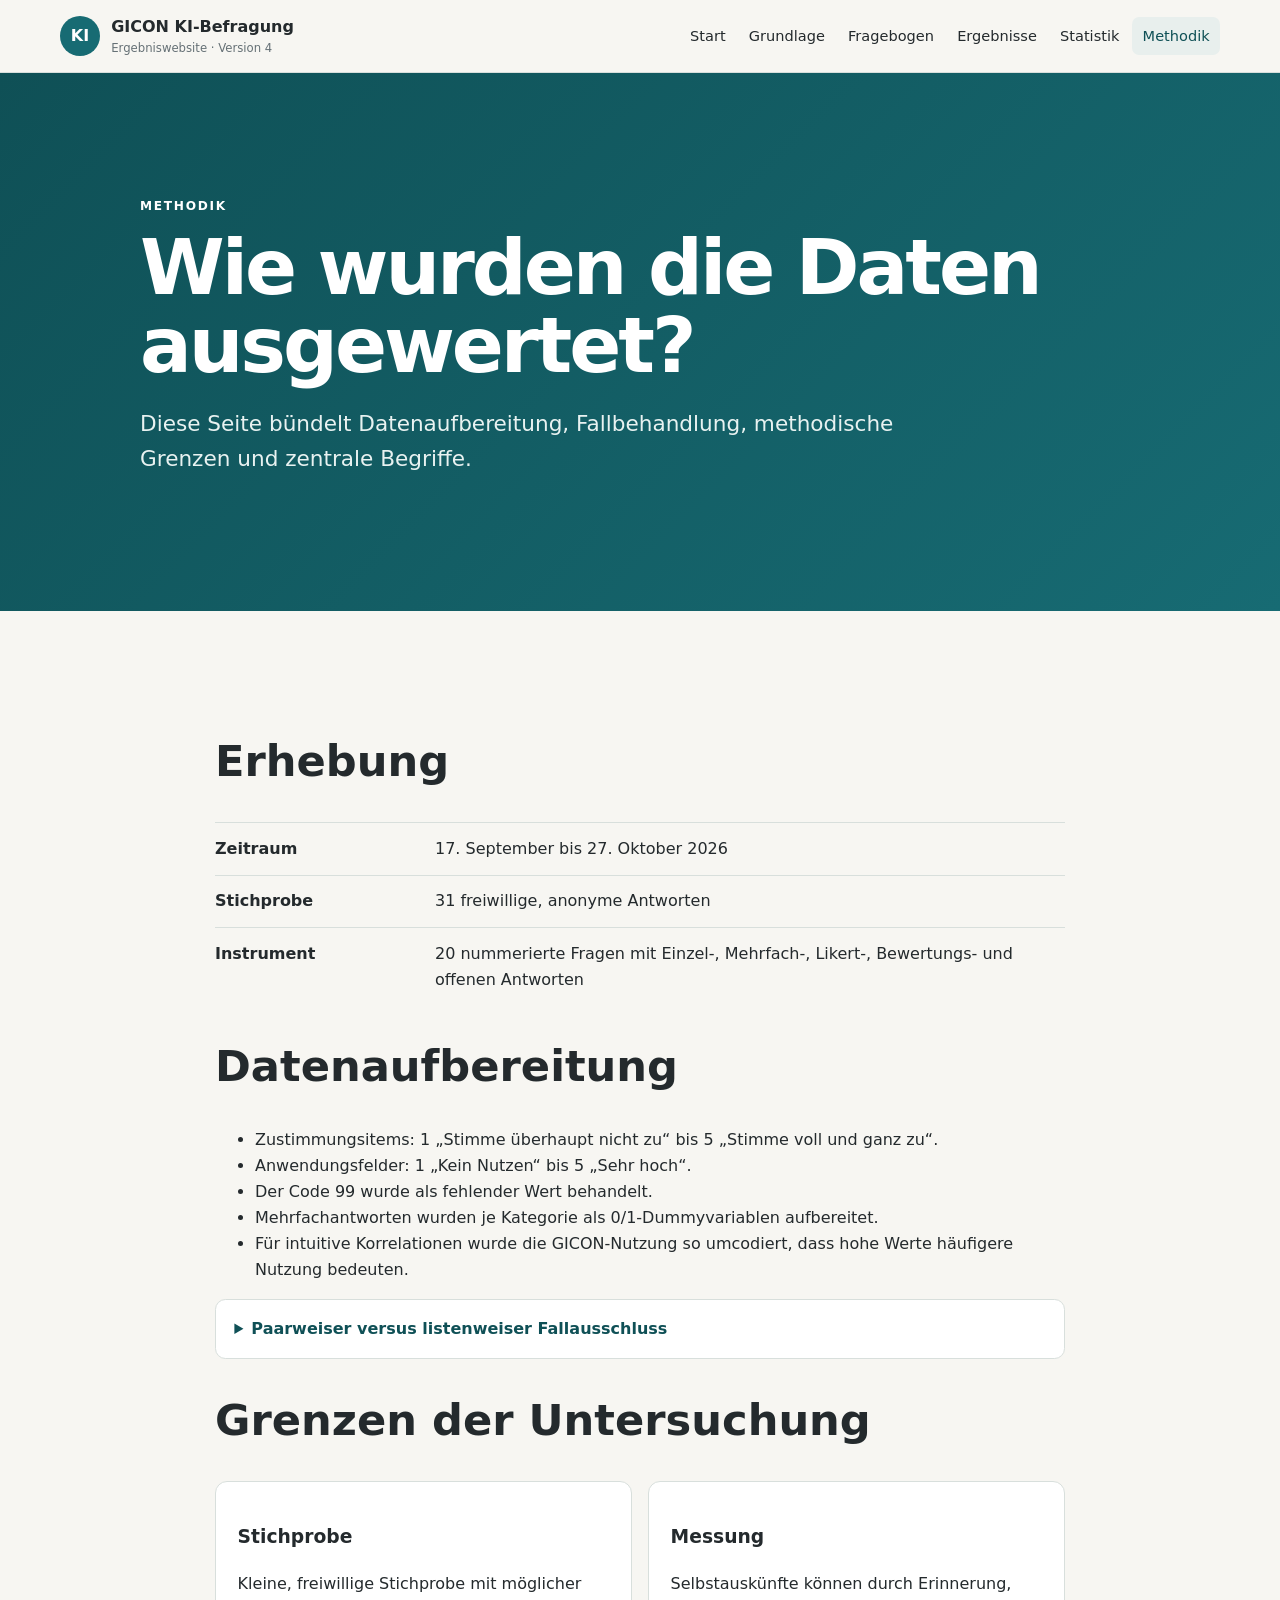
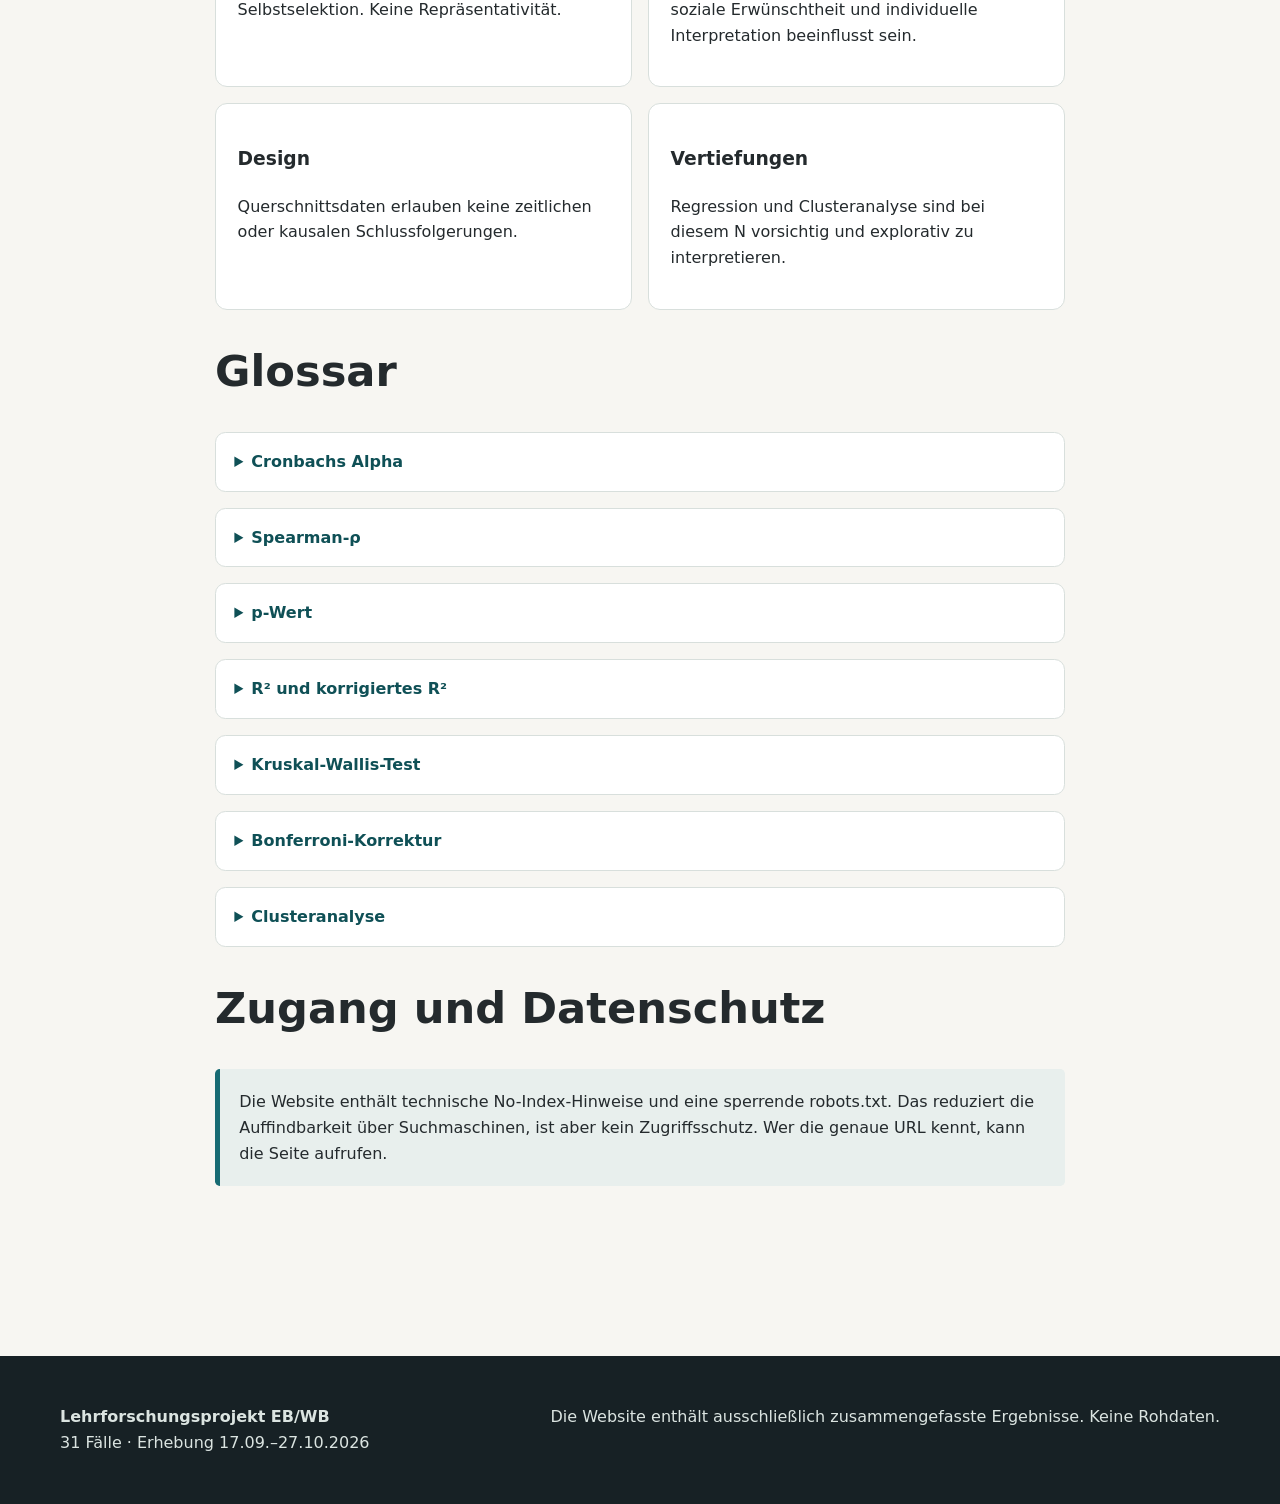
<file: methodik.html>
<!doctype html><html lang="de"><head><meta charset="utf-8"><meta name="viewport" content="width=device-width,initial-scale=1"><meta name="robots" content="noindex,nofollow,noarchive,nosnippet,noimageindex"><meta name="googlebot" content="noindex,nofollow,noarchive,nosnippet,noimageindex"><meta name="bingbot" content="noindex,nofollow,noarchive,nosnippet,noimageindex"><meta name="referrer" content="no-referrer"><title>Methodik · GICON KI-Befragung</title><link rel="stylesheet" href="assets/css/style.css"></head><body><a class="skip" href="#main">Zum Inhalt</a><header><div class="top wrap"><a class="brand" href="index.html"><span class="mark">KI</span><span>GICON KI-Befragung<small>Ergebniswebsite · Version 4</small></span></a><button class="menu" type="button" aria-expanded="false" aria-controls="nav">Menü</button><nav id="nav"><a href="index.html">Start</a><a href="grundlage.html">Grundlage</a><a href="fragebogen.html">Fragebogen</a><a href="ergebnisse.html">Ergebnisse</a><a href="statistik.html">Statistik</a><a href="methodik.html" aria-current="page">Methodik</a></nav></div></header><main id="main"><section class="hero"><div class="wrap"><p class="kicker">Methodik</p><h1>Wie wurden die Daten ausgewertet?</h1><p class="lede">Diese Seite bündelt Datenaufbereitung, Fallbehandlung, methodische Grenzen und zentrale Begriffe.</p></div></section><section class="section"><div class="wrap narrow"><h2>Erhebung</h2><dl class="meta-list"><div><dt>Zeitraum</dt><dd>17. September bis 27. Oktober 2026</dd></div><div><dt>Stichprobe</dt><dd>31 freiwillige, anonyme Antworten</dd></div><div><dt>Instrument</dt><dd>20 nummerierte Fragen mit Einzel-, Mehrfach-, Likert-, Bewertungs- und offenen Antworten</dd></div></dl><h2>Datenaufbereitung</h2><ul><li>Zustimmungsitems: 1 „Stimme überhaupt nicht zu“ bis 5 „Stimme voll und ganz zu“.</li><li>Anwendungsfelder: 1 „Kein Nutzen“ bis 5 „Sehr hoch“.</li><li>Der Code 99 wurde als fehlender Wert behandelt.</li><li>Mehrfachantworten wurden je Kategorie als 0/1-Dummyvariablen aufbereitet.</li><li>Für intuitive Korrelationen wurde die GICON-Nutzung so umcodiert, dass hohe Werte häufigere Nutzung bedeuten.</li></ul><details class="detail "><summary>Paarweiser versus listenweiser Fallausschluss</summary><div class="detail-body"><p><b>Paarweise:</b> Bei Korrelationen wird für jedes Variablenpaar die jeweils größtmögliche gültige Fallzahl genutzt.</p><p><b>Listenweise:</b> Bei Regression und Clusteranalyse gehen nur Fälle mit vollständigen Werten für alle verwendeten Variablen ein.</p></div></details><h2>Grenzen der Untersuchung</h2><div class="cards two"><div class="card"><h3>Stichprobe</h3><p>Kleine, freiwillige Stichprobe mit möglicher Selbstselektion. Keine Repräsentativität.</p></div><div class="card"><h3>Messung</h3><p>Selbstauskünfte können durch Erinnerung, soziale Erwünschtheit und individuelle Interpretation beeinflusst sein.</p></div><div class="card"><h3>Design</h3><p>Querschnittsdaten erlauben keine zeitlichen oder kausalen Schlussfolgerungen.</p></div><div class="card"><h3>Vertiefungen</h3><p>Regression und Clusteranalyse sind bei diesem N vorsichtig und explorativ zu interpretieren.</p></div></div><h2>Glossar</h2><details class="detail "><summary>Cronbachs Alpha</summary><div class="detail-body"><p>Kennwert der internen Konsistenz einer Skala. Er sagt nicht allein, ob alle Items tatsächlich dasselbe Konstrukt messen.</p></div></details><details class="detail "><summary>Spearman-ρ</summary><div class="detail-body"><p>Rangkorrelation von −1 bis +1. Das Vorzeichen beschreibt die Richtung, der Betrag die Stärke des monotonen Zusammenhangs.</p></div></details><details class="detail "><summary>p-Wert</summary><div class="detail-body"><p>Der p-Wert beschreibt, wie gut die beobachteten Daten mit der Nullhypothese vereinbar sind. Er ist weder die Wahrscheinlichkeit, dass eine Hypothese wahr ist, noch ein Maß praktischer Relevanz.</p></div></details><details class="detail "><summary>R² und korrigiertes R²</summary><div class="detail-body"><p>R² beschreibt den durch ein Regressionsmodell statistisch erklärten Varianzanteil. Das korrigierte R² berücksichtigt die Zahl der Prädiktoren.</p></div></details><details class="detail "><summary>Kruskal-Wallis-Test</summary><div class="detail-body"><p>Nichtparametrischer Test zum Vergleich mehrerer unabhängiger Gruppen.</p></div></details><details class="detail "><summary>Bonferroni-Korrektur</summary><div class="detail-body"><p>Anpassung der Signifikanzgrenze beziehungsweise p-Werte bei mehreren Paarvergleichen, um Fehlalarme zu begrenzen.</p></div></details><details class="detail "><summary>Clusteranalyse</summary><div class="detail-body"><p>Exploratives Verfahren, das Fälle anhand ausgewählter Merkmale zu möglichst ähnlichen Gruppen bündelt. Ergebnis und Labels hängen von Variablenauswahl und Verfahren ab.</p></div></details><h2>Zugang und Datenschutz</h2><div class="notice"><p>Die Website enthält technische No-Index-Hinweise und eine sperrende robots.txt. Das reduziert die Auffindbarkeit über Suchmaschinen, ist aber kein Zugriffsschutz. Wer die genaue URL kennt, kann die Seite aufrufen.</p></div></div></section></main><footer><div class="wrap foot"><p><strong>Lehrforschungsprojekt EB/WB</strong><br>31 Fälle · Erhebung 17.09.–27.10.2026</p><p>Die Website enthält ausschließlich zusammengefasste Ergebnisse. Keine Rohdaten.</p></div></footer><script src="assets/js/app.js" defer></script></body></html>
</file>
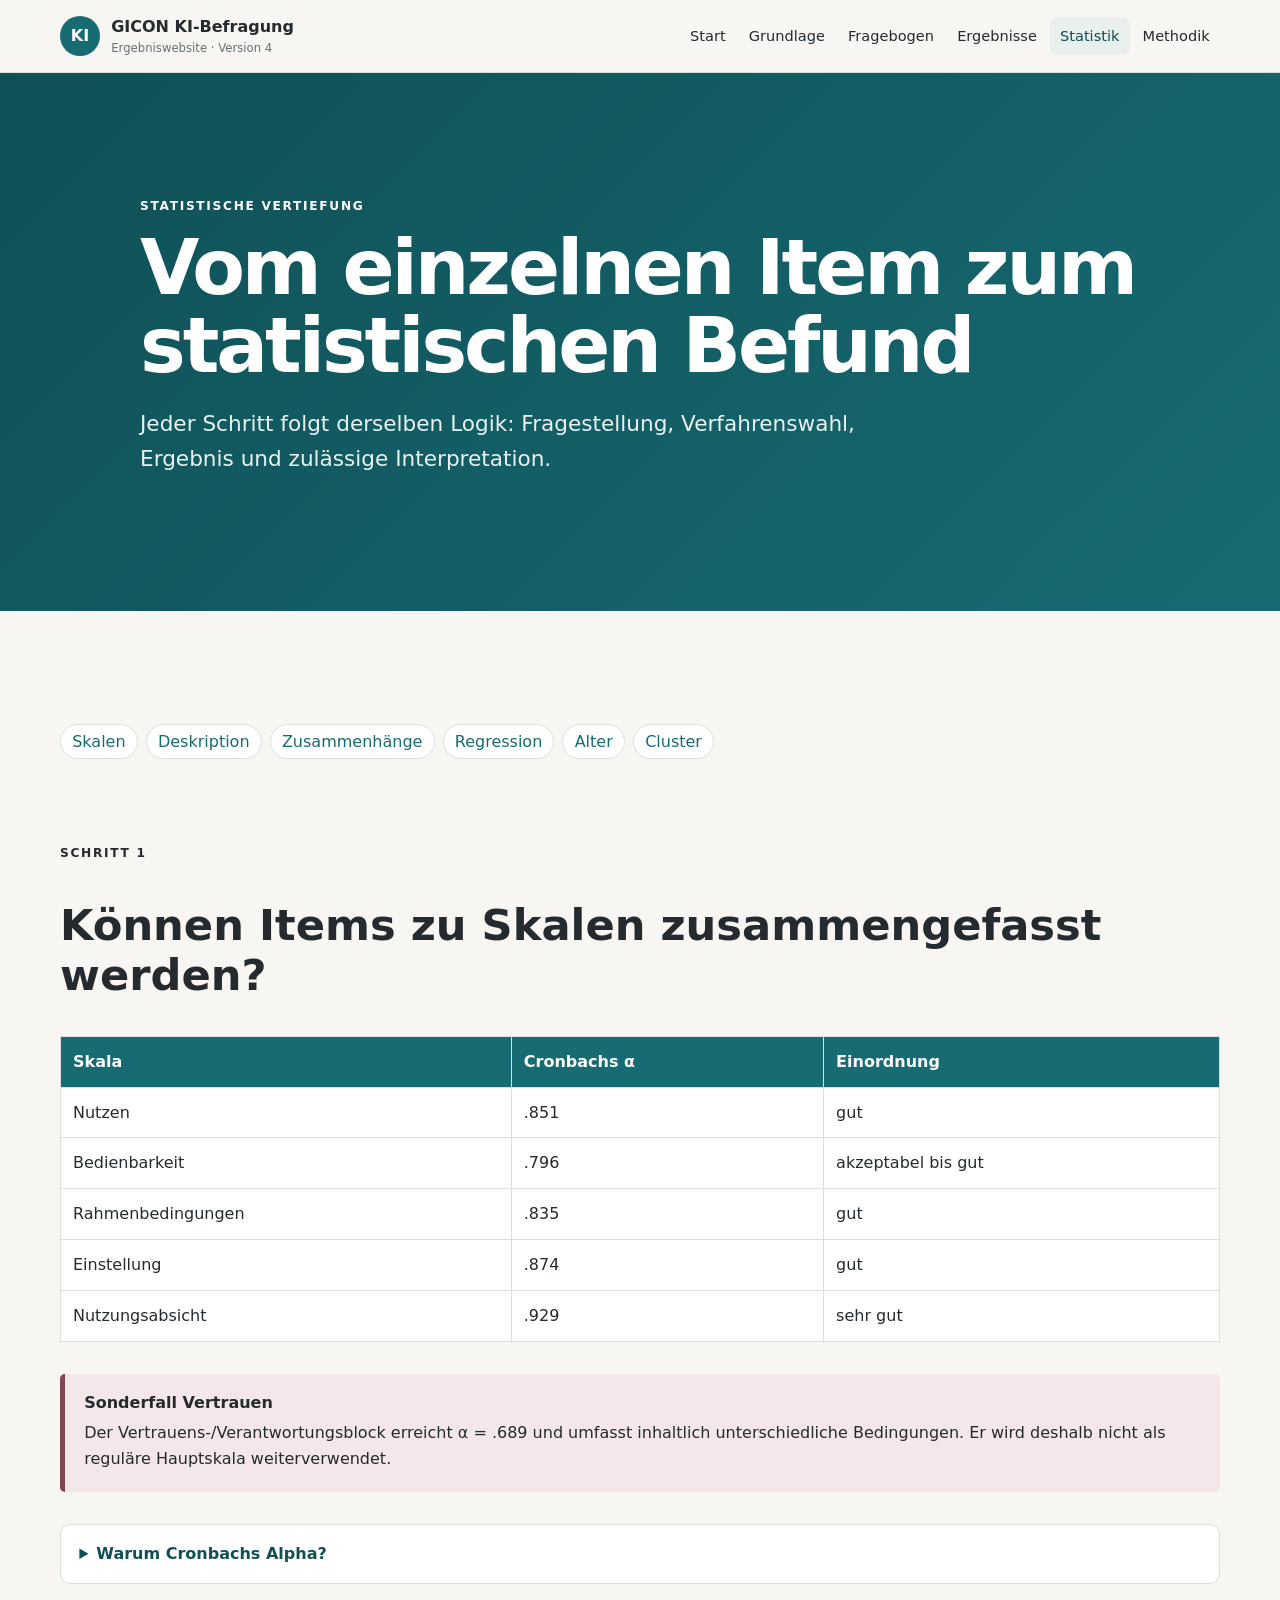
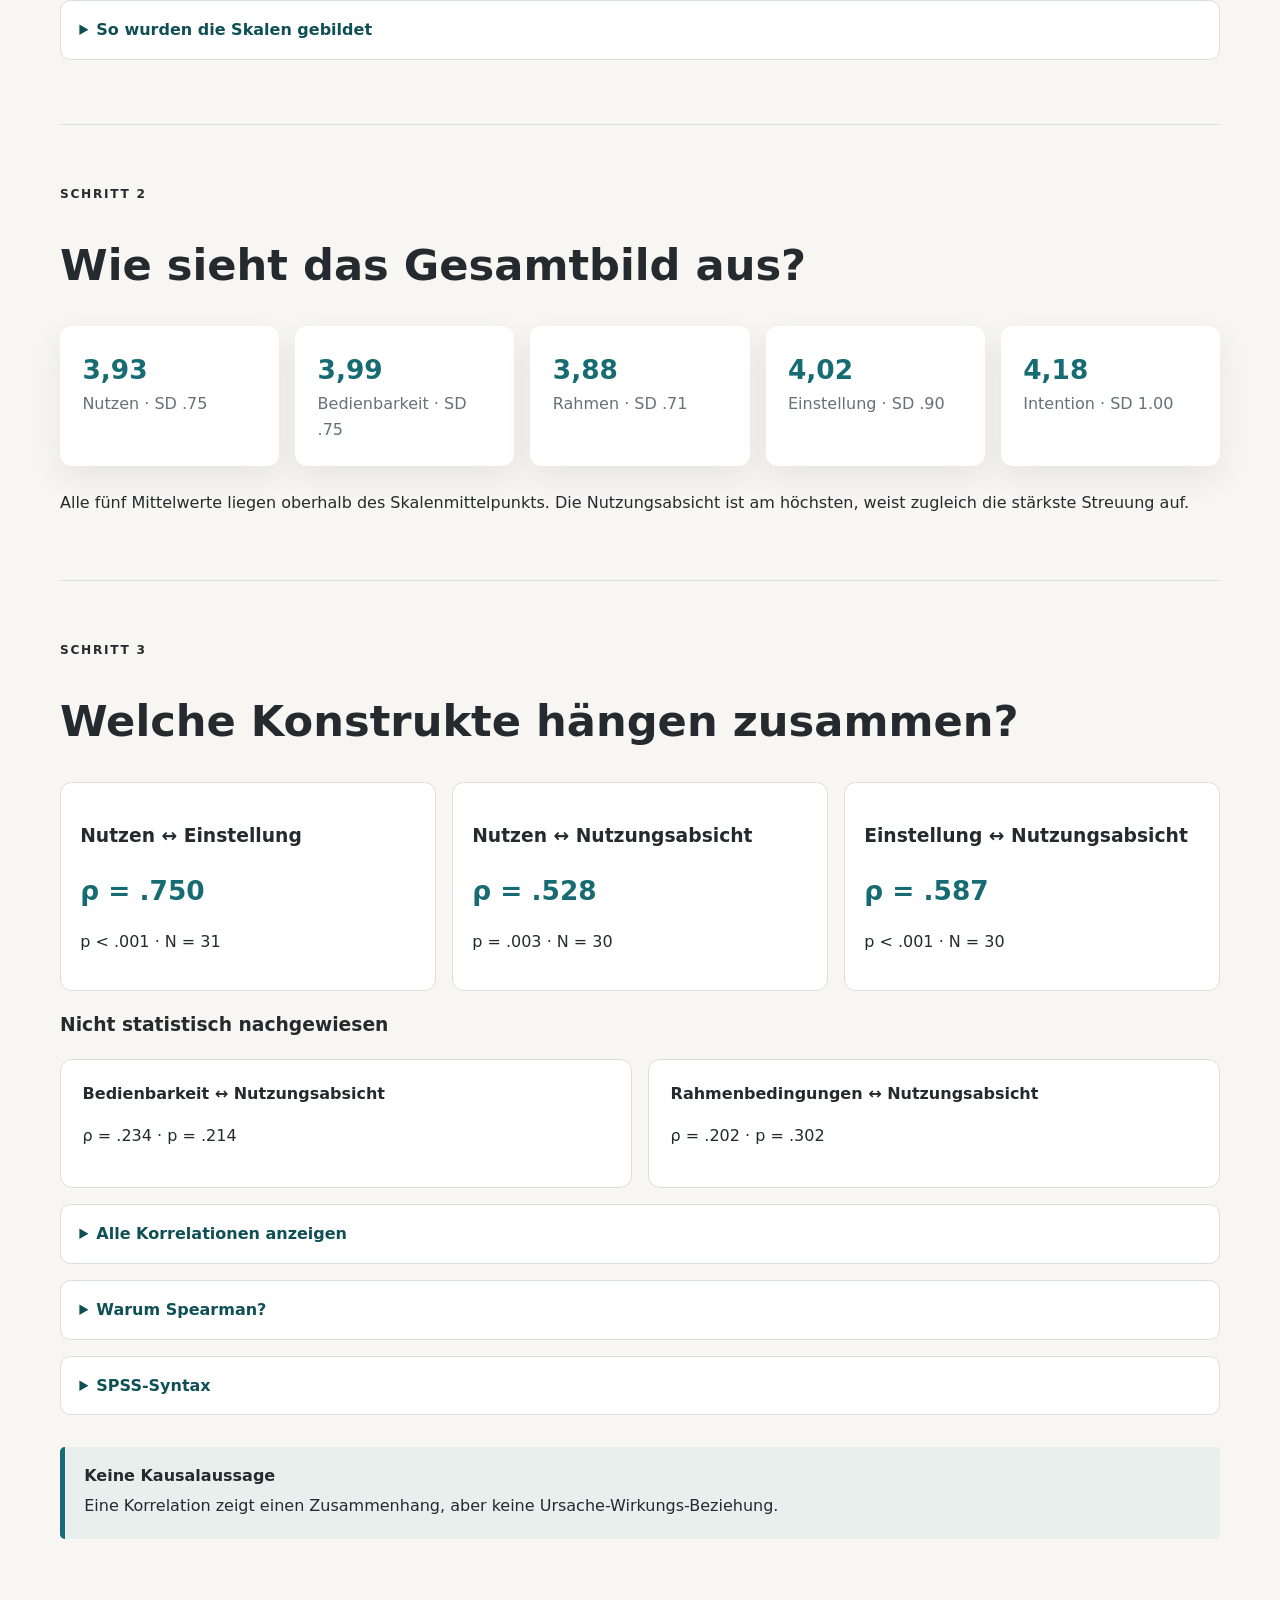
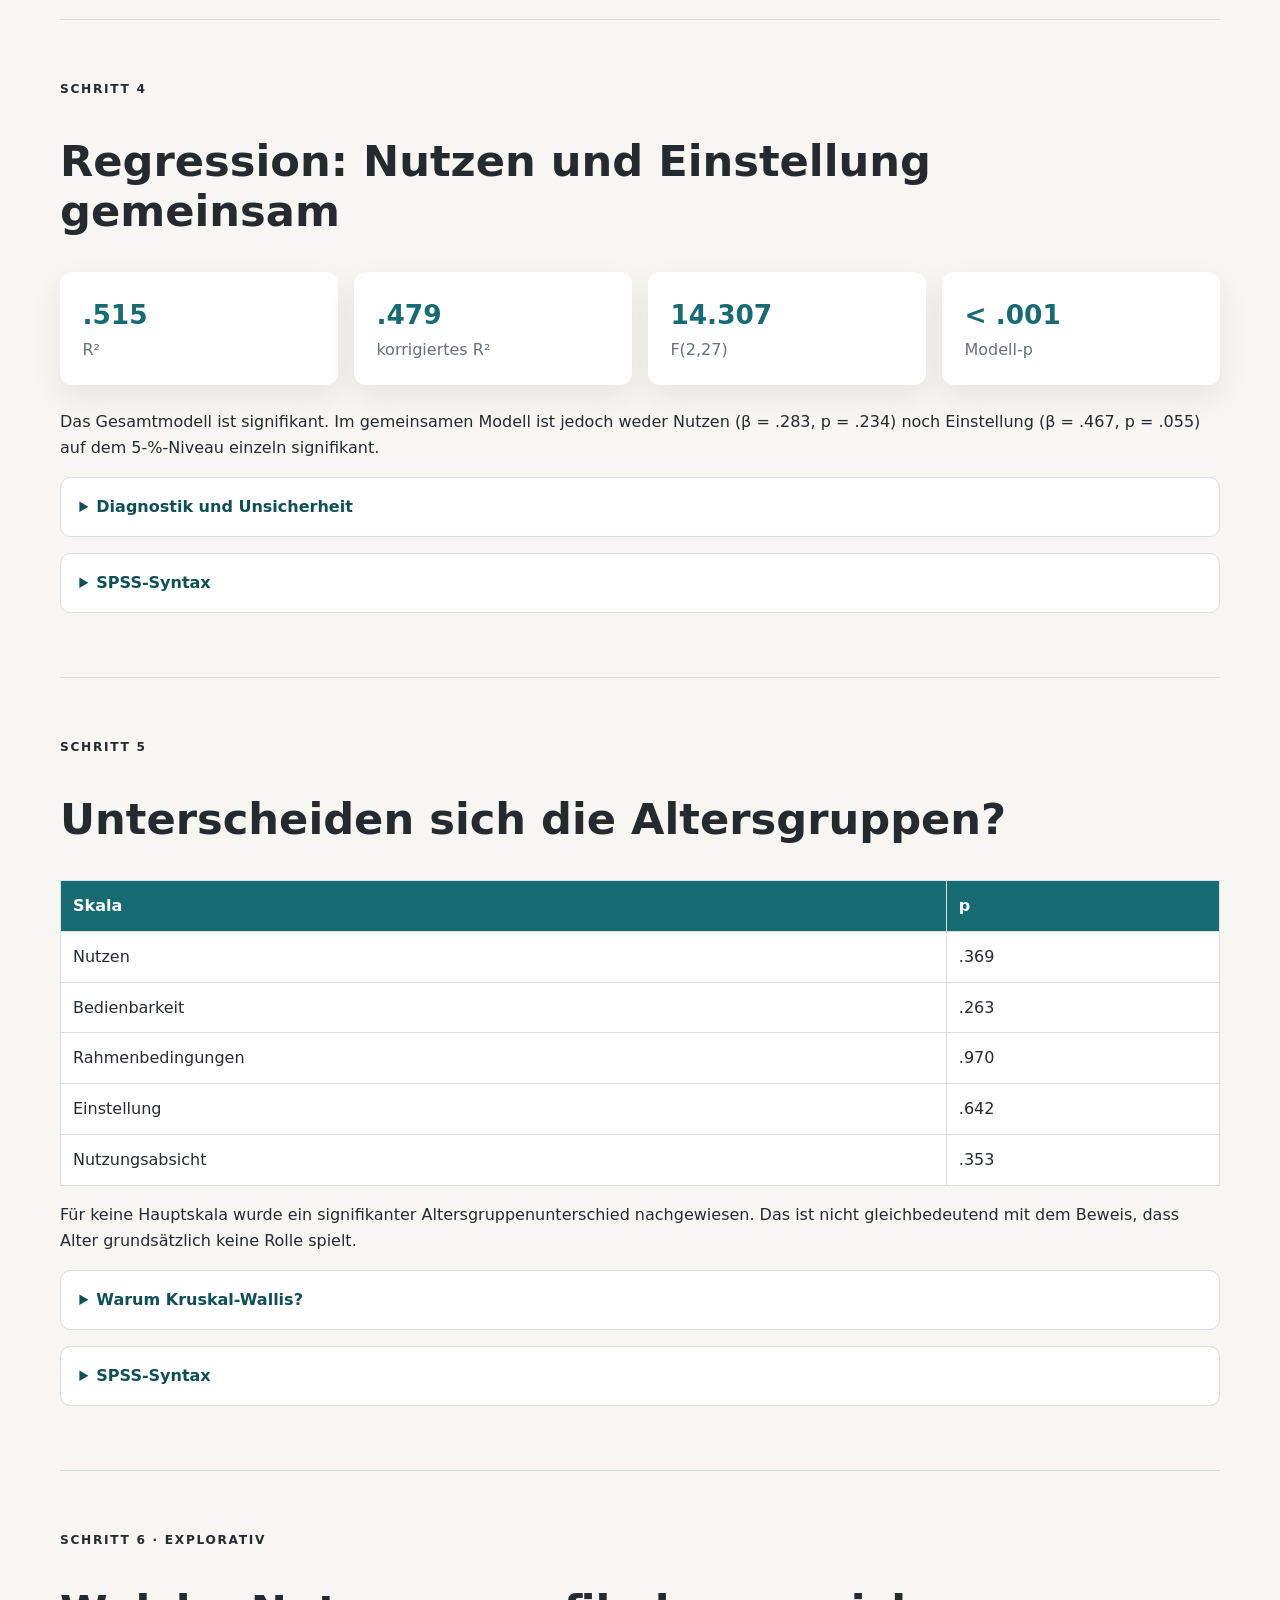
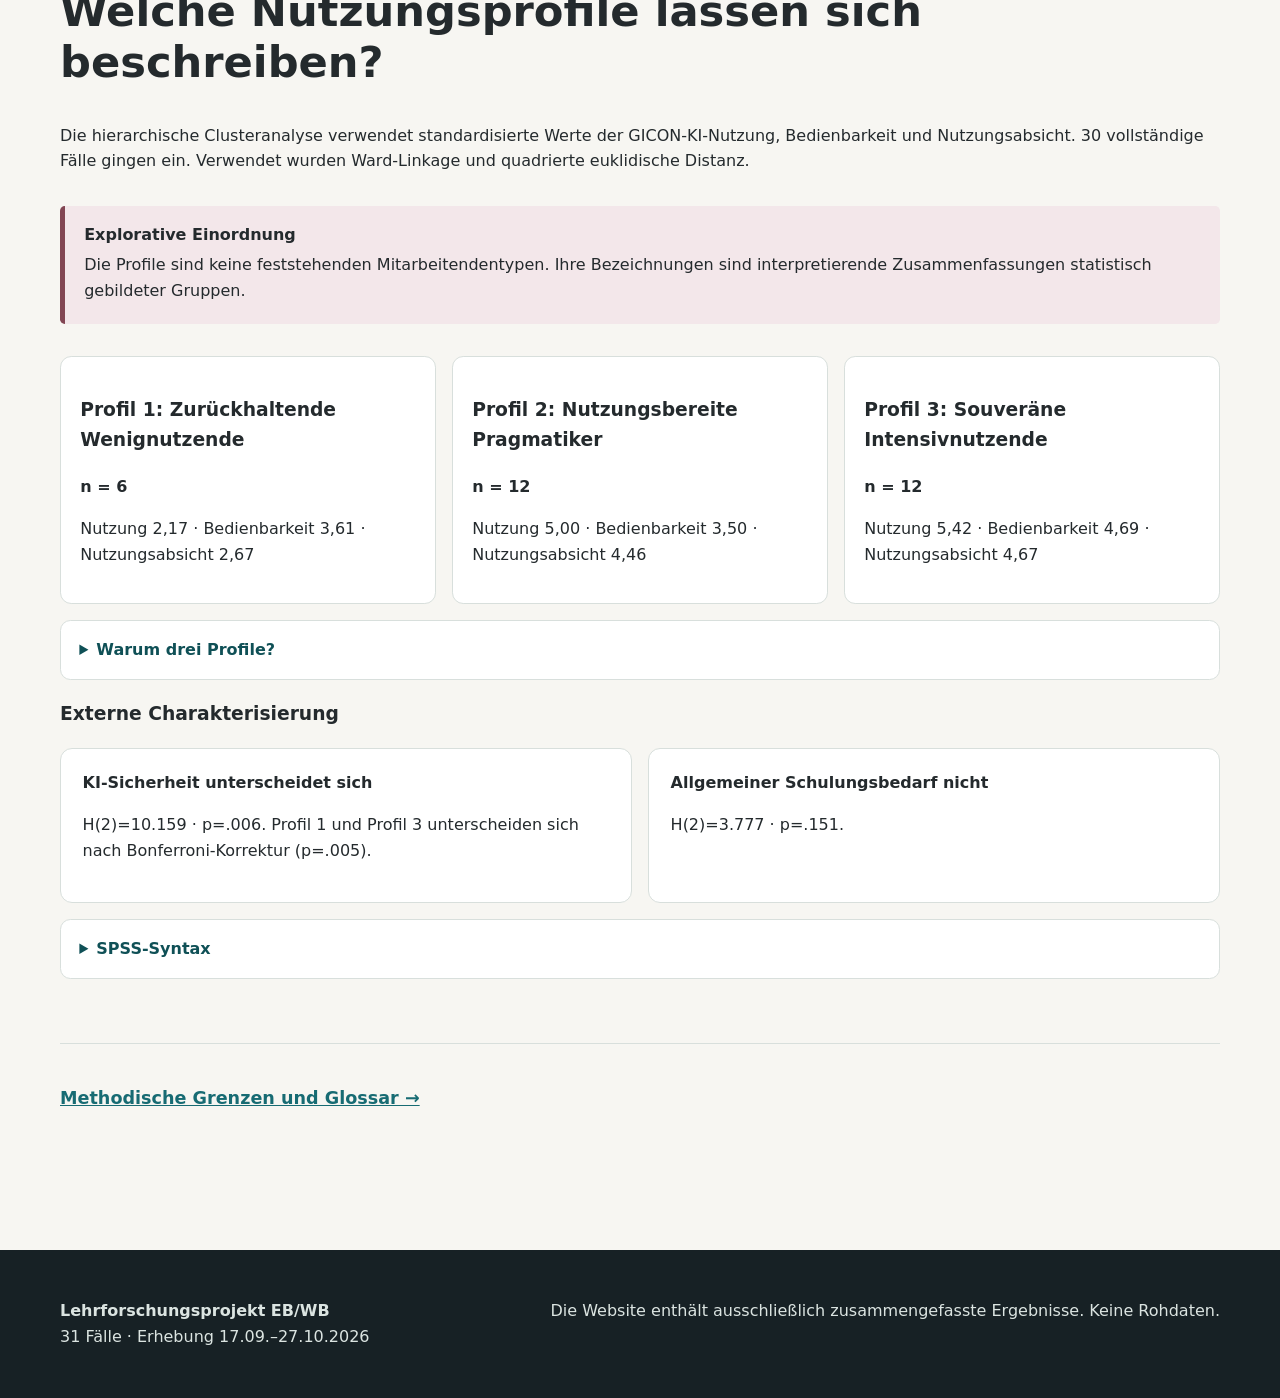
<file: statistik.html>
<!doctype html><html lang="de"><head><meta charset="utf-8"><meta name="viewport" content="width=device-width,initial-scale=1"><meta name="robots" content="noindex,nofollow,noarchive,nosnippet,noimageindex"><meta name="googlebot" content="noindex,nofollow,noarchive,nosnippet,noimageindex"><meta name="bingbot" content="noindex,nofollow,noarchive,nosnippet,noimageindex"><meta name="referrer" content="no-referrer"><title>Statistik · GICON KI-Befragung</title><link rel="stylesheet" href="assets/css/style.css"></head><body><a class="skip" href="#main">Zum Inhalt</a><header><div class="top wrap"><a class="brand" href="index.html"><span class="mark">KI</span><span>GICON KI-Befragung<small>Ergebniswebsite · Version 4</small></span></a><button class="menu" type="button" aria-expanded="false" aria-controls="nav">Menü</button><nav id="nav"><a href="index.html">Start</a><a href="grundlage.html">Grundlage</a><a href="fragebogen.html">Fragebogen</a><a href="ergebnisse.html">Ergebnisse</a><a href="statistik.html" aria-current="page">Statistik</a><a href="methodik.html">Methodik</a></nav></div></header><main id="main"><section class="hero"><div class="wrap"><p class="kicker">Statistische Vertiefung</p><h1>Vom einzelnen Item zum statistischen Befund</h1><p class="lede">Jeder Schritt folgt derselben Logik: Fragestellung, Verfahrenswahl, Ergebnis und zulässige Interpretation.</p></div></section><section class="section"><div class="wrap"><ol class="steps"><li><a href="#s1">Skalen</a></li><li><a href="#s2">Deskription</a></li><li><a href="#s3">Zusammenhänge</a></li><li><a href="#s4">Regression</a></li><li><a href="#s5">Alter</a></li><li><a href="#s6">Cluster</a></li></ol><section id="s1" class="analysis"><p class="kicker">Schritt 1</p><h2>Können Items zu Skalen zusammengefasst werden?</h2><div class="tablewrap"><table><thead><tr><th>Skala</th><th>Cronbachs α</th><th>Einordnung</th></tr></thead><tbody><tr><td>Nutzen</td><td>.851</td><td>gut</td></tr><tr><td>Bedienbarkeit</td><td>.796</td><td>akzeptabel bis gut</td></tr><tr><td>Rahmenbedingungen</td><td>.835</td><td>gut</td></tr><tr><td>Einstellung</td><td>.874</td><td>gut</td></tr><tr><td>Nutzungsabsicht</td><td>.929</td><td>sehr gut</td></tr></tbody></table></div><div class="notice warn"><strong>Sonderfall Vertrauen</strong><p>Der Vertrauens-/Verantwortungsblock erreicht α = .689 und umfasst inhaltlich unterschiedliche Bedingungen. Er wird deshalb nicht als reguläre Hauptskala weiterverwendet.</p></div><details class="detail "><summary>Warum Cronbachs Alpha?</summary><div class="detail-body"><p>Cronbachs Alpha beschreibt die interne Konsistenz einer Skala. Ein hoher Wert allein beweist aber keine inhaltliche Eindimensionalität.</p></div></details><details class="detail "><summary>So wurden die Skalen gebildet</summary><div class="detail-body"><ul><li>Nutzen: mindestens 4 von 6 Items</li><li>Bedienbarkeit: mindestens 2 von 3 Items</li><li>Rahmenbedingungen: mindestens 3 von 4 Items</li><li>Einstellung: mindestens 3 von 4 Items</li><li>Nutzungsabsicht: mindestens 3 von 4 Items</li></ul><pre>COMPUTE sk_nutzen = MEAN.4(nutz_eff TO nutz_gesamt).</pre></div></details></section><section id="s2" class="analysis"><p class="kicker">Schritt 2</p><h2>Wie sieht das Gesamtbild aus?</h2><div class="facts small"><div><strong>3,93</strong><span>Nutzen · SD .75</span></div><div><strong>3,99</strong><span>Bedienbarkeit · SD .75</span></div><div><strong>3,88</strong><span>Rahmen · SD .71</span></div><div><strong>4,02</strong><span>Einstellung · SD .90</span></div><div><strong>4,18</strong><span>Intention · SD 1.00</span></div></div><p>Alle fünf Mittelwerte liegen oberhalb des Skalenmittelpunkts. Die Nutzungsabsicht ist am höchsten, weist zugleich die stärkste Streuung auf.</p></section><section id="s3" class="analysis"><p class="kicker">Schritt 3</p><h2>Welche Konstrukte hängen zusammen?</h2><div class="stats-grid"><div class="statcard"><h3>Nutzen ↔ Einstellung</h3><strong>ρ = .750</strong><p>p < .001 · N = 31</p></div><div class="statcard"><h3>Nutzen ↔ Nutzungsabsicht</h3><strong>ρ = .528</strong><p>p = .003 · N = 30</p></div><div class="statcard"><h3>Einstellung ↔ Nutzungsabsicht</h3><strong>ρ = .587</strong><p>p < .001 · N = 30</p></div></div><h3>Nicht statistisch nachgewiesen</h3><div class="cards two"><div class="card"><b>Bedienbarkeit ↔ Nutzungsabsicht</b><p>ρ = .234 · p = .214</p></div><div class="card"><b>Rahmenbedingungen ↔ Nutzungsabsicht</b><p>ρ = .202 · p = .302</p></div></div><details class="detail "><summary>Alle Korrelationen anzeigen</summary><div class="detail-body"><div class="tablewrap"><table><thead><tr><th></th><th>Nutzen</th><th>Bedienung</th><th>Rahmen</th><th>Einstellung</th><th>Intention</th></tr></thead><tbody><tr><th>Nutzen</th><td>1</td><td>.324</td><td>.214</td><td class="sig">.750***</td><td class="sig">.528**</td></tr><tr><th>Bedienung</th><td>.324</td><td>1</td><td>.279</td><td>.352</td><td>.234</td></tr><tr><th>Rahmen</th><td>.214</td><td>.279</td><td>1</td><td>.349</td><td>.202</td></tr><tr><th>Einstellung</th><td class="sig">.750***</td><td>.352</td><td>.349</td><td>1</td><td class="sig">.587***</td></tr><tr><th>Intention</th><td class="sig">.528**</td><td>.234</td><td>.202</td><td class="sig">.587***</td><td>1</td></tr></tbody></table></div></div></details><details class="detail "><summary>Warum Spearman?</summary><div class="detail-body"><p>Die Skalen beruhen auf ordinalen Items, die Stichprobe ist klein und ein monotoner Rangzusammenhang ist angemessen. Die Tests sind zweiseitig; fehlende Werte werden paarweise ausgeschlossen.</p></div></details><details class="detail "><summary>SPSS-Syntax</summary><div class="detail-body"><pre>NONPAR CORR
 /VARIABLES=sk_nutzen sk_bedienung sk_rahmen sk_einstellung sk_intention
 /PRINT=SPEARMAN TWOTAIL NOSIG FULL
 /MISSING=PAIRWISE.</pre></div></details><div class="notice"><strong>Keine Kausalaussage</strong><p>Eine Korrelation zeigt einen Zusammenhang, aber keine Ursache-Wirkungs-Beziehung.</p></div></section><section id="s4" class="analysis"><p class="kicker">Schritt 4</p><h2>Regression: Nutzen und Einstellung gemeinsam</h2><div class="facts small"><div><strong>.515</strong><span>R²</span></div><div><strong>.479</strong><span>korrigiertes R²</span></div><div><strong>14.307</strong><span>F(2,27)</span></div><div><strong>&lt; .001</strong><span>Modell-p</span></div></div><p>Das Gesamtmodell ist signifikant. Im gemeinsamen Modell ist jedoch weder Nutzen (β = .283, p = .234) noch Einstellung (β = .467, p = .055) auf dem 5-%-Niveau einzeln signifikant.</p><details class="detail "><summary>Diagnostik und Unsicherheit</summary><div class="detail-body"><ul><li>Nutzen: B=.382; 95%-KI [−.262; 1.026]</li><li>Einstellung: B=.510; 95%-KI [−.011; 1.031]</li><li>VIF jeweils 3.007; Toleranz .333</li></ul><p>Eine umfassende Residualdiagnostik ist in den vorliegenden Outputs nicht dokumentiert.</p></div></details><details class="detail "><summary>SPSS-Syntax</summary><div class="detail-body"><pre>REGRESSION
 /MISSING LISTWISE
 /DEPENDENT sk_intention
 /METHOD=ENTER sk_nutzen sk_einstellung.</pre></div></details></section><section id="s5" class="analysis"><p class="kicker">Schritt 5</p><h2>Unterscheiden sich die Altersgruppen?</h2><div class="tablewrap"><table><thead><tr><th>Skala</th><th>p</th></tr></thead><tbody><tr><td>Nutzen</td><td>.369</td></tr><tr><td>Bedienbarkeit</td><td>.263</td></tr><tr><td>Rahmenbedingungen</td><td>.970</td></tr><tr><td>Einstellung</td><td>.642</td></tr><tr><td>Nutzungsabsicht</td><td>.353</td></tr></tbody></table></div><p>Für keine Hauptskala wurde ein signifikanter Altersgruppenunterschied nachgewiesen. Das ist nicht gleichbedeutend mit dem Beweis, dass Alter grundsätzlich keine Rolle spielt.</p><details class="detail "><summary>Warum Kruskal-Wallis?</summary><div class="detail-body"><p>Verglichen wurden drei unabhängige Altersgruppen. Der nichtparametrische Test vermeidet unnötige Normalverteilungsannahmen.</p></div></details><details class="detail "><summary>SPSS-Syntax</summary><div class="detail-body"><pre>NPTESTS
 /INDEPENDENT TEST (sk_nutzen sk_bedienung sk_rahmen sk_einstellung sk_intention)
 GROUP (alter) KRUSKAL_WALLIS(COMPARE=PAIRWISE).</pre></div></details></section><section id="s6" class="analysis"><p class="kicker">Schritt 6 · explorativ</p><h2>Welche Nutzungsprofile lassen sich beschreiben?</h2><p>Die hierarchische Clusteranalyse verwendet standardisierte Werte der GICON-KI-Nutzung, Bedienbarkeit und Nutzungsabsicht. 30 vollständige Fälle gingen ein. Verwendet wurden Ward-Linkage und quadrierte euklidische Distanz.</p><div class="notice warn"><strong>Explorative Einordnung</strong><p>Die Profile sind keine feststehenden Mitarbeitendentypen. Ihre Bezeichnungen sind interpretierende Zusammenfassungen statistisch gebildeter Gruppen.</p></div><div class="profiles"><article><h3>Profil 1: Zurückhaltende Wenignutzende</h3><b>n = 6</b><p>Nutzung 2,17 · Bedienbarkeit 3,61 · Nutzungsabsicht 2,67</p></article><article><h3>Profil 2: Nutzungsbereite Pragmatiker</h3><b>n = 12</b><p>Nutzung 5,00 · Bedienbarkeit 3,50 · Nutzungsabsicht 4,46</p></article><article><h3>Profil 3: Souveräne Intensivnutzende</h3><b>n = 12</b><p>Nutzung 5,42 · Bedienbarkeit 4,69 · Nutzungsabsicht 4,67</p></article></div><details class="detail "><summary>Warum drei Profile?</summary><div class="detail-body"><p>Die letzten Agglomerationskoeffizienten steigen von 28,854 über 44,874 auf 83,413. Der deutliche Sprung beim Übergang von drei auf zwei Clustern spricht dafür, die Drei-Cluster-Lösung zu betrachten.</p></div></details><h3>Externe Charakterisierung</h3><div class="cards two"><div class="card"><b>KI-Sicherheit unterscheidet sich</b><p>H(2)=10.159 · p=.006. Profil 1 und Profil 3 unterscheiden sich nach Bonferroni-Korrektur (p=.005).</p></div><div class="card"><b>Allgemeiner Schulungsbedarf nicht</b><p>H(2)=3.777 · p=.151.</p></div></div><details class="detail "><summary>SPSS-Syntax</summary><div class="detail-body"><pre>CLUSTER Znutz_gicon_pos Zsk_bedienung Zsk_intention
 /METHOD WARD
 /MEASURE=SEUCLID
 /PRINT SCHEDULE
 /PLOT DENDROGRAM.</pre></div></details></section><div class="next"><a href="methodik.html">Methodische Grenzen und Glossar →</a></div></div></section></main><footer><div class="wrap foot"><p><strong>Lehrforschungsprojekt EB/WB</strong><br>31 Fälle · Erhebung 17.09.–27.10.2026</p><p>Die Website enthält ausschließlich zusammengefasste Ergebnisse. Keine Rohdaten.</p></div></footer><script src="assets/js/app.js" defer></script></body></html>
</file>
<file: assets/css/style.css>
:root{--ink:#242a2d;--muted:#667176;--paper:#f7f6f2;--white:#fff;--petrol:#176b73;--petrol2:#0f5056;--wash:#e8efed;--wine:#824653;--blue:#647c9b;--line:#d8dfdc;--shadow:0 12px 30px rgba(36,42,45,.08)}*{box-sizing:border-box}html{scroll-behavior:smooth}body{margin:0;background:var(--paper);color:var(--ink);font:16px/1.62 system-ui,-apple-system,Segoe UI,Roboto,Arial,sans-serif}a{color:var(--petrol)}.skip{position:absolute;left:-999px}.skip:focus{left:1rem;top:1rem;background:#fff;padding:.7rem;z-index:99}.wrap{width:min(1160px,calc(100% - 2rem));margin:auto}.narrow{max-width:850px}header{position:sticky;top:0;z-index:20;background:rgba(247,246,242,.96);border-bottom:1px solid var(--line);backdrop-filter:blur(10px)}.top{min-height:72px;display:flex;align-items:center;justify-content:space-between;gap:1rem}.brand{display:flex;gap:.7rem;align-items:center;text-decoration:none;color:var(--ink);font-weight:800}.brand small{display:block;font-weight:500;color:var(--muted);font-size:.73rem}.mark{display:grid;place-items:center;width:40px;height:40px;border-radius:50%;background:var(--petrol);color:#fff}nav{display:flex;gap:.15rem;flex-wrap:wrap}nav a{padding:.45rem .65rem;color:var(--ink);text-decoration:none;border-radius:.45rem;font-size:.91rem}nav a:hover,nav a[aria-current=page]{background:var(--wash);color:var(--petrol2)}.menu{display:none}.hero{background:linear-gradient(135deg,var(--petrol2),var(--petrol));color:#fff;padding:clamp(4rem,9vw,7rem) 0}.hero .wrap{max-width:1000px}.hero h1{font-size:clamp(2.3rem,6vw,5rem);line-height:1.02;margin:.3rem 0 1rem;letter-spacing:-.04em}.hero p{max-width:780px}.kicker{text-transform:uppercase;letter-spacing:.14em;font-weight:800;font-size:.76rem}.lede{max-width:780px;font-size:clamp(1.05rem,2vw,1.35rem);color:#e8f2f1}.actions{display:flex;gap:.7rem;flex-wrap:wrap;margin-top:1.7rem}.btn{display:inline-block;padding:.75rem 1rem;border:1px solid #fff;border-radius:.5rem;color:#fff;text-decoration:none;font-weight:700}.btn.primary{background:#fff;color:var(--petrol2)}.section{padding:clamp(3rem,7vw,6rem) 0}.section h2{font-size:clamp(1.7rem,3.5vw,2.7rem);line-height:1.16}.facts{display:grid;grid-template-columns:repeat(4,1fr);gap:1rem;margin-bottom:4rem}.facts>div{background:#fff;padding:1.4rem;border-radius:.75rem;box-shadow:var(--shadow)}.facts strong{display:block;font-size:2rem;color:var(--petrol)}.facts span{display:block;color:var(--muted)}.facts.small{grid-template-columns:repeat(auto-fit,minmax(140px,1fr));margin:1.5rem 0}.facts.small strong{font-size:1.65rem}.cards{display:grid;gap:1rem}.cards.three{grid-template-columns:repeat(3,1fr)}.cards.two{grid-template-columns:repeat(2,1fr)}.card{background:#fff;border:1px solid var(--line);padding:1.35rem;border-radius:.75rem}.linkcard{text-decoration:none;color:var(--ink);transition:.2s}.linkcard:hover{transform:translateY(-3px);box-shadow:var(--shadow)}.linkcard>span,.chapter>span{color:var(--petrol);font-weight:900}.notice{background:var(--wash);border-left:5px solid var(--petrol);padding:1rem 1.2rem;margin:2rem 0;border-radius:.3rem}.notice.warn{background:#f3e7ea;border-color:var(--wine)}.notice p{margin:.25rem 0}.tam{display:grid;grid-template-columns:1fr auto 1fr;align-items:center;gap:1rem;margin:2rem 0}.node{background:#fff;border:1px solid var(--line);padding:1.2rem;border-radius:.7rem;text-align:center}.node small{display:block;color:var(--muted)}.node.accent,.node.strong{grid-column:1/4;background:var(--wash)}.node.strong{background:var(--petrol);color:#fff}.arrow{grid-column:1/4;text-align:center;font-size:2rem}.plus{font-weight:900;font-size:1.5rem}.pills{display:flex;flex-wrap:wrap;gap:.5rem}.pills span,.type,.badge{background:var(--wash);padding:.35rem .65rem;border-radius:999px;font-size:.82rem;color:var(--petrol2)}.process{list-style:none;padding:0}.process li{display:grid;grid-template-columns:180px 1fr;border-top:1px solid var(--line);padding:1rem 0}.process span{color:var(--muted)}.next{margin-top:2.5rem}.next a{font-size:1.1rem;font-weight:800}.detail,.block{background:#fff;border:1px solid var(--line);border-radius:.65rem;margin:1rem 0}.detail summary,.block>summary{cursor:pointer;padding:1rem 1.15rem;font-weight:800;color:var(--petrol2)}.detail-body,.blockbody{padding:0 1.15rem 1.2rem}.block>summary span{display:inline-grid;place-items:center;width:2rem;height:2rem;background:var(--petrol);color:#fff;border-radius:50%;margin-right:.6rem}.toolbar{display:flex;gap:.5rem;margin-bottom:1rem}.toolbar button,.menu{border:1px solid var(--petrol);background:#fff;color:var(--petrol);padding:.55rem .75rem;border-radius:.45rem}.question{display:grid;grid-template-columns:46px 1fr;gap:1rem;padding:1rem 0;border-top:1px solid var(--line)}.qnum{font-weight:900;color:var(--petrol);font-size:1.3rem}.question h3{margin:.3rem 0 .8rem}.options,.scale,.caption{color:var(--muted)}.question ul{padding-left:1.2rem}.chapter{display:grid;grid-template-columns:50px 1fr;gap:1.2rem;padding:2.5rem 0;border-top:1px solid var(--line)}.chapter>span{font-size:1.4rem}.bars{display:grid;gap:1rem}.bar-head{display:flex;justify-content:space-between;gap:1rem}.track{height:12px;background:#dce5e2;border-radius:99px;overflow:hidden}.track span{display:block;height:100%;background:var(--petrol);border-radius:99px}.percent .track span{background:var(--wine)}.bar small,.caption{color:var(--muted);font-size:.85rem}.stats-grid{display:grid;grid-template-columns:repeat(3,1fr);gap:1rem}.statcard,.profiles article{background:#fff;border:1px solid var(--line);padding:1.2rem;border-radius:.7rem}.statcard strong{font-size:1.65rem;color:var(--petrol)}.steps{display:flex;gap:.5rem;list-style:none;padding:.8rem 0;overflow:auto;position:sticky;top:72px;background:var(--paper);z-index:10}.steps a{white-space:nowrap;background:#fff;border:1px solid var(--line);padding:.45rem .7rem;border-radius:99px;text-decoration:none}.analysis{scroll-margin-top:145px;padding:3rem 0;border-bottom:1px solid var(--line)}.tablewrap{overflow-x:auto}table{width:100%;border-collapse:collapse;background:#fff}th,td{padding:.75rem;border:1px solid var(--line);text-align:left}thead th{background:var(--petrol);color:#fff}.sig{background:var(--wash);font-weight:800;color:var(--petrol2)}pre{white-space:pre-wrap;background:#172125;color:#e9f4f2;padding:1rem;border-radius:.5rem;overflow:auto}.profiles{display:grid;grid-template-columns:repeat(3,1fr);gap:1rem}.meta-list>div{display:grid;grid-template-columns:180px 1fr;border-top:1px solid var(--line);padding:.8rem 0}.meta-list dt{font-weight:800}.foot{display:flex;justify-content:space-between;gap:2rem}footer{background:#172125;color:#dbe4e1;padding:2rem 0;margin-top:3rem}blockquote{border-left:4px solid var(--petrol);padding:.5rem 1rem;margin:1rem 0;background:var(--wash)}
/* V4.1: übersichtlichere Antwortmöglichkeiten im Fragebogen */
.choice-list{display:grid;gap:.45rem}.choice{display:flex;gap:.7rem;align-items:flex-start;padding:.7rem .8rem;background:#fff;border:1px solid var(--line);border-radius:.5rem}.choice-list.multi .choice{background:var(--wash)}.symbol{font-size:1.2rem;line-height:1;color:var(--petrol);font-weight:900}.multi .symbol{color:var(--blue)}.hint{background:var(--wash);padding:.7rem .8rem;border-left:4px solid var(--blue);border-radius:.3rem}.hint.wine{border-color:var(--wine);background:#f3e8eb}.qbody>.scale{margin:1rem 0 1.2rem;padding:1rem;background:var(--wash);border-radius:.7rem;border-left:5px solid var(--petrol);color:var(--ink)}.qbody>.scale.benefit{border-color:var(--blue)}.scale-grid{display:grid;grid-template-columns:repeat(6,1fr);gap:.4rem;margin-top:.65rem}.scale-grid div{background:#fff;border:1px solid var(--line);border-radius:.45rem;padding:.55rem;text-align:center;min-width:0}.scale-grid strong{display:block;color:var(--petrol);font-size:1.05rem}.benefit .scale-grid strong{color:var(--blue)}.scale-grid span{display:block;font-size:.72rem;color:#626c70}.item-list{counter-reset:item;list-style:none!important;padding:0!important;display:grid;gap:.5rem}.item-list li{counter-increment:item;background:#fff;border:1px solid var(--line);border-radius:.5rem;padding:.75rem .8rem .75rem 3rem;position:relative}.item-list li:before{content:counter(item,decimal-leading-zero);position:absolute;left:.8rem;top:.72rem;font-weight:900;color:var(--petrol)}.open-answer{padding:1rem;border:1px dashed var(--wine);color:var(--wine);background:#f7edef;border-radius:.5rem;font-weight:700}
@media(max-width:800px){.menu{display:block}nav{display:none;position:absolute;left:1rem;right:1rem;top:66px;background:#fff;padding:.6rem;box-shadow:var(--shadow);border-radius:.6rem;flex-direction:column}nav.open{display:flex}.facts{grid-template-columns:repeat(2,1fr)}.cards.three,.cards.two,.stats-grid,.profiles{grid-template-columns:1fr}.tam{grid-template-columns:1fr}.node.accent,.node.strong,.arrow{grid-column:1}.plus{display:none}.process li,.meta-list>div{grid-template-columns:1fr}.chapter{grid-template-columns:36px 1fr}.steps{top:70px}.foot{display:block}.scale-grid{grid-template-columns:repeat(2,1fr)}}@media(max-width:480px){.wrap{width:min(100% - 1.2rem,1160px)}.facts{grid-template-columns:1fr}.hero{padding:3.3rem 0}.hero h1{font-size:2.45rem}.question{grid-template-columns:34px 1fr}.bar-head{font-size:.9rem}.brand small{display:none}}
</file>
